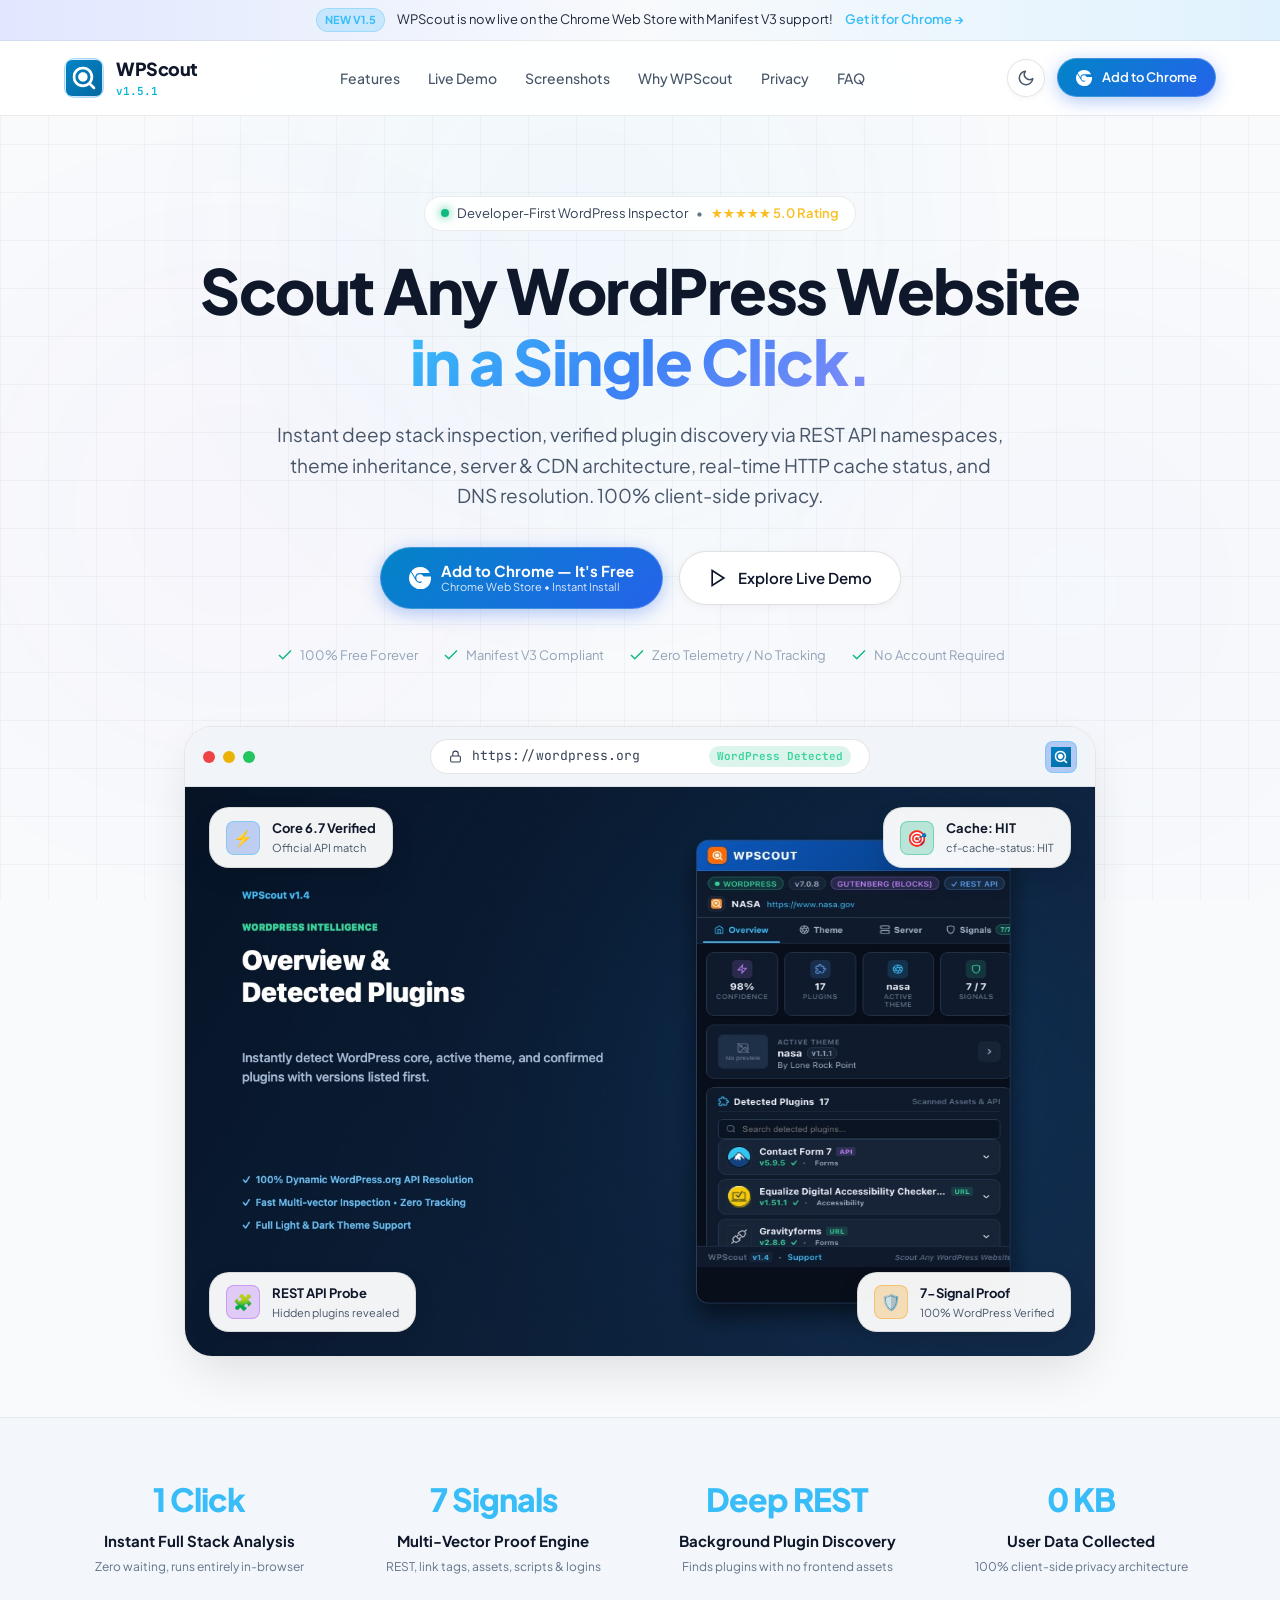
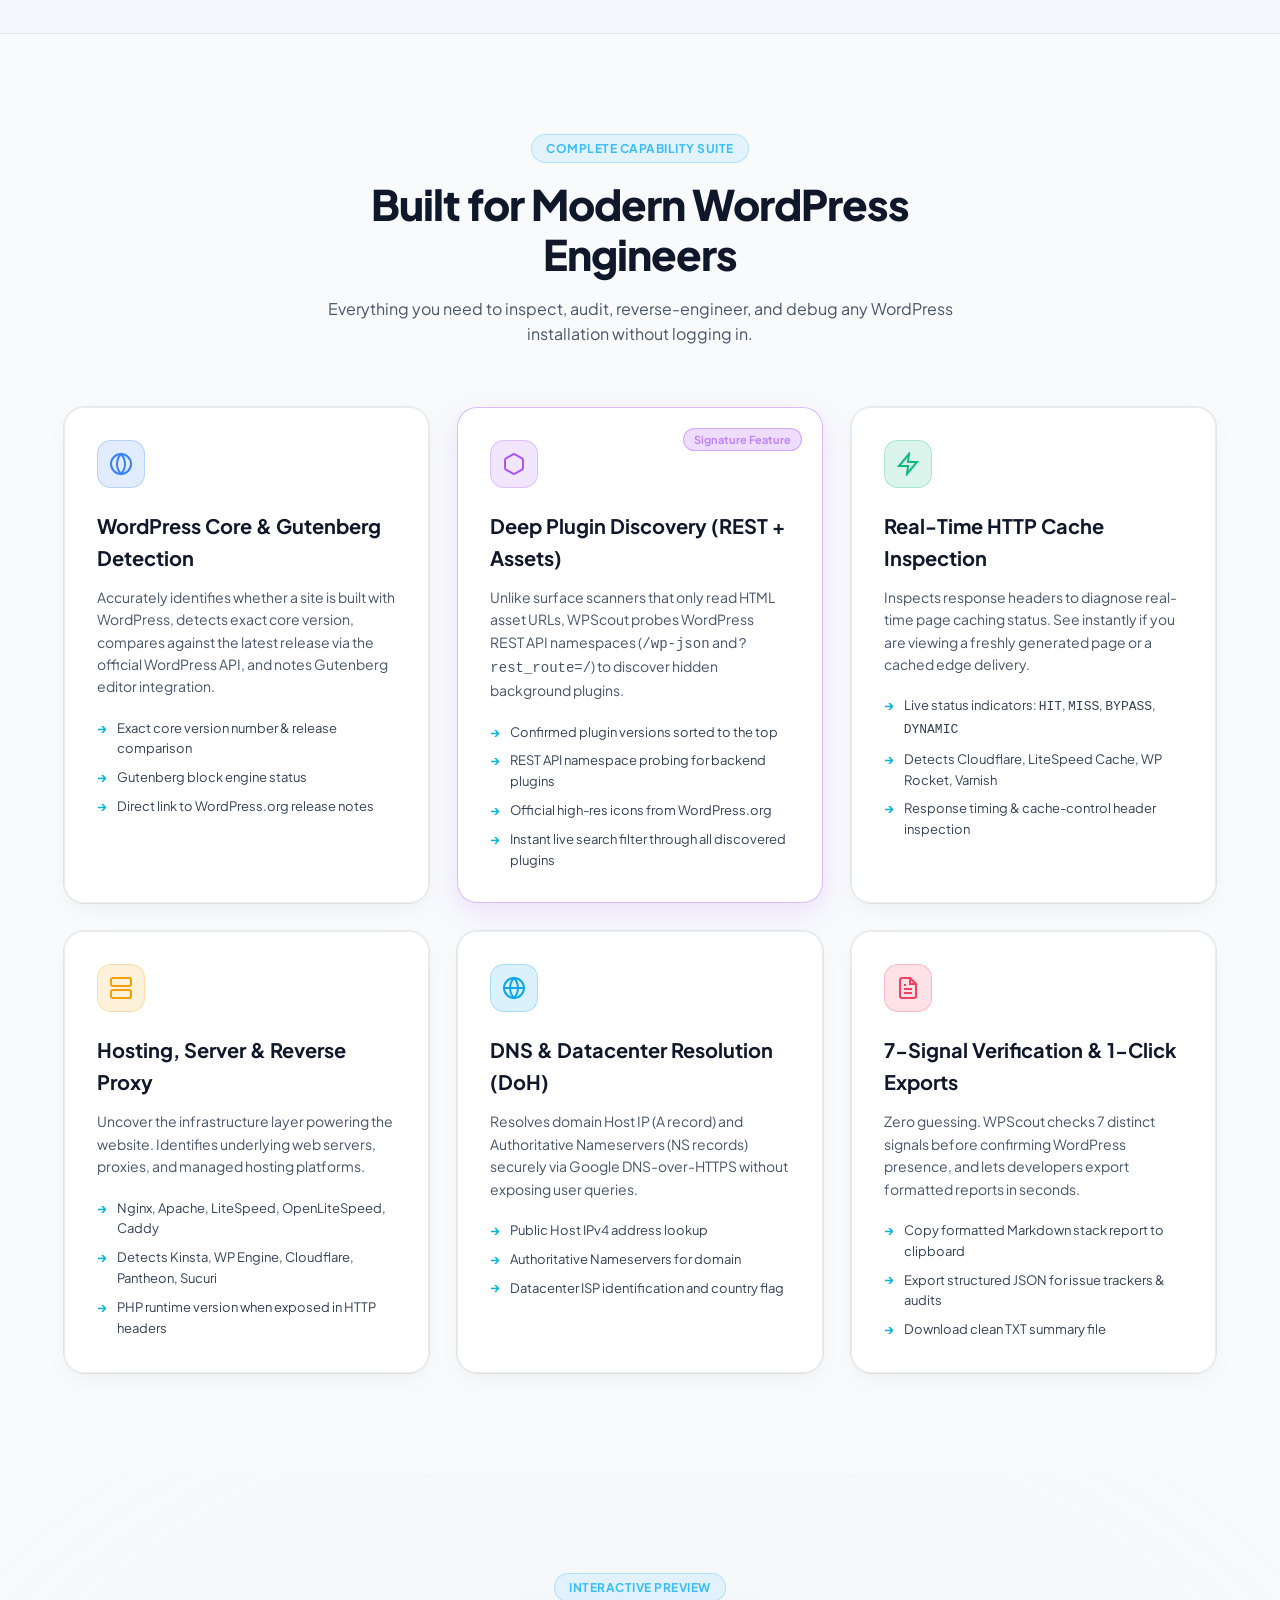
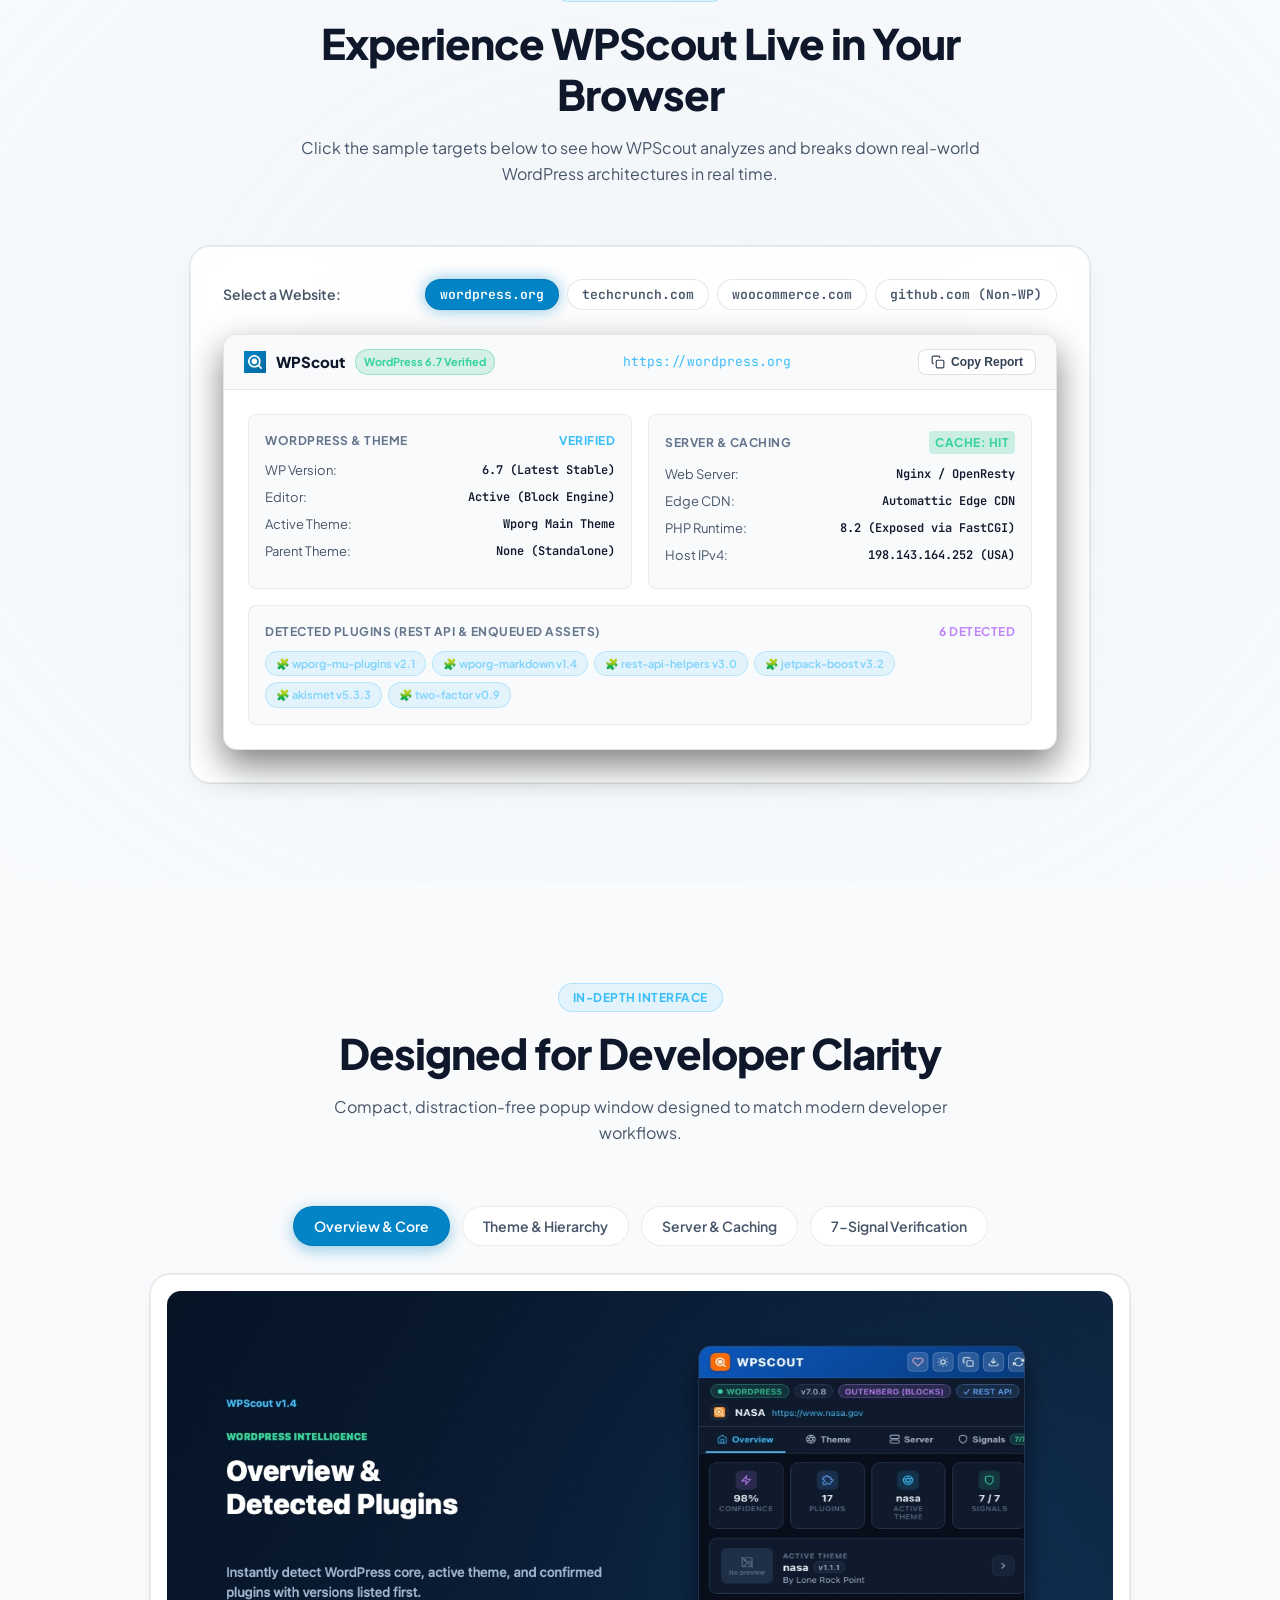
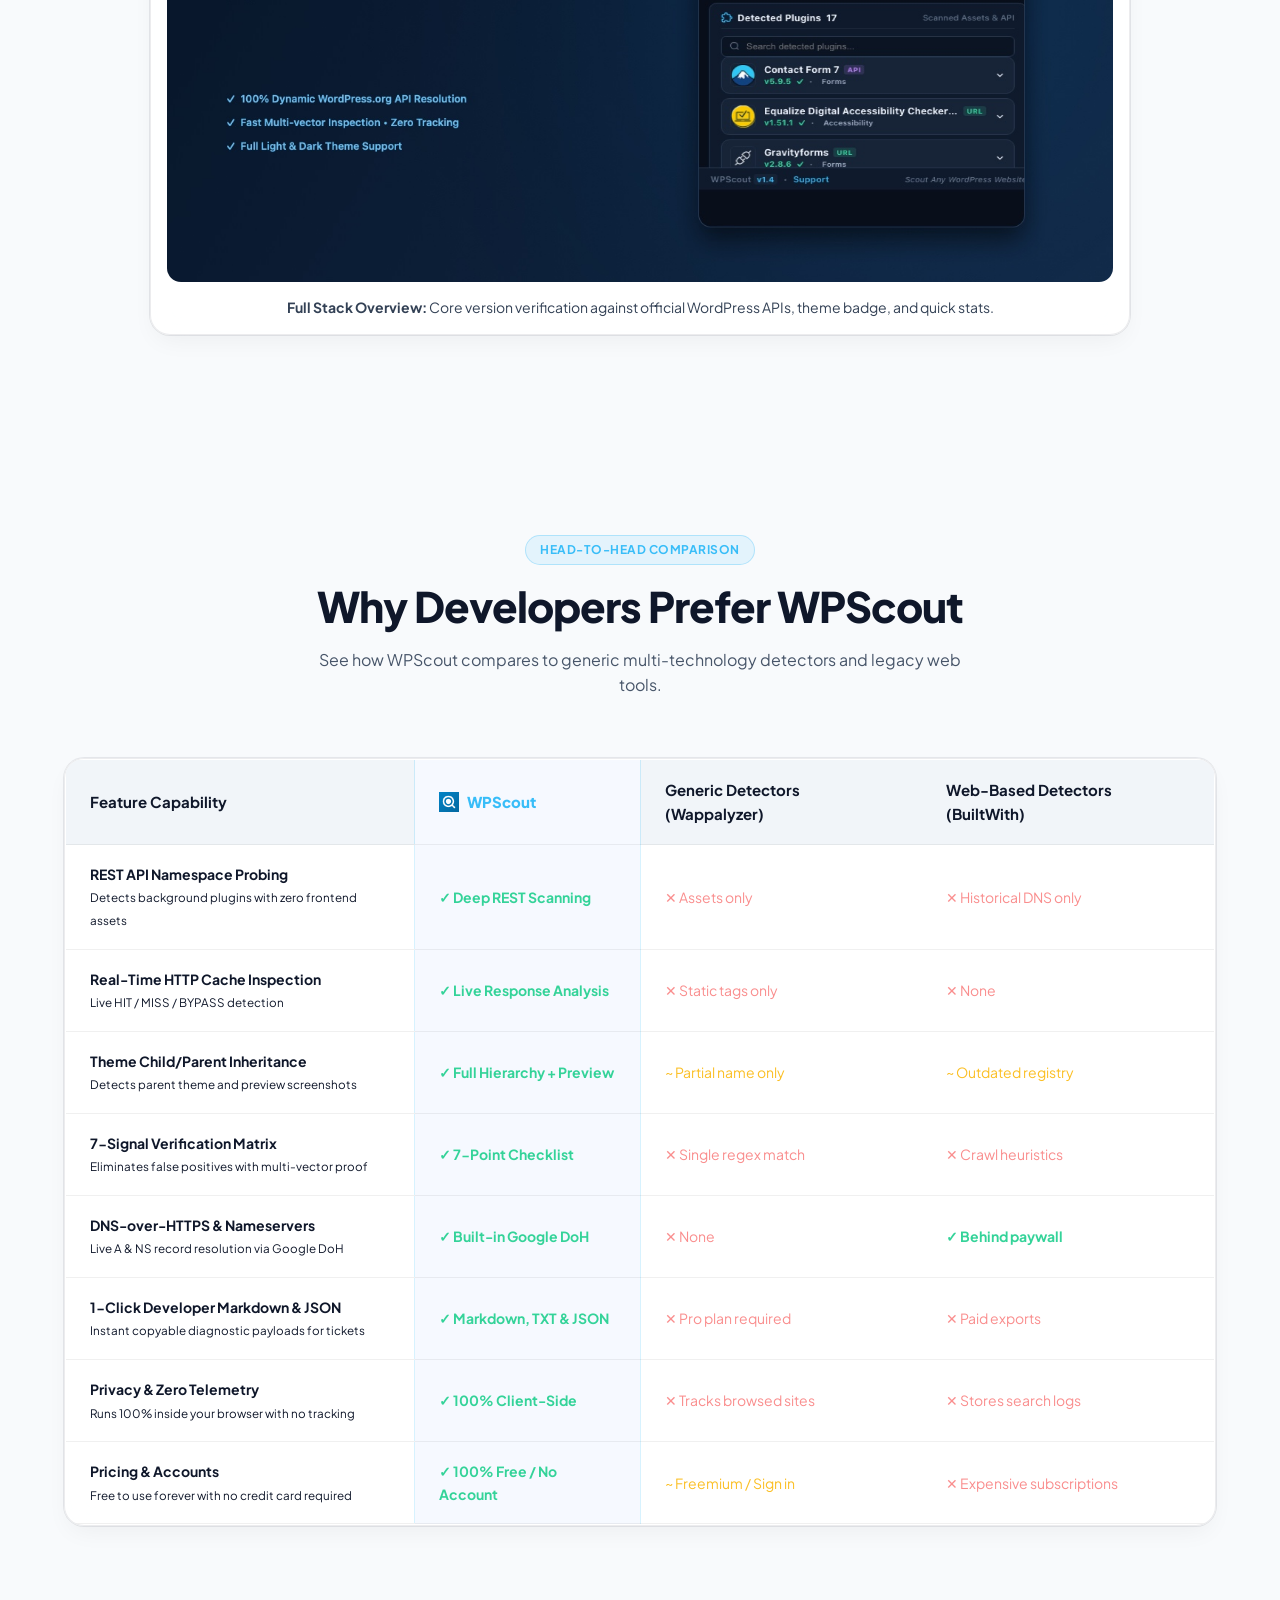
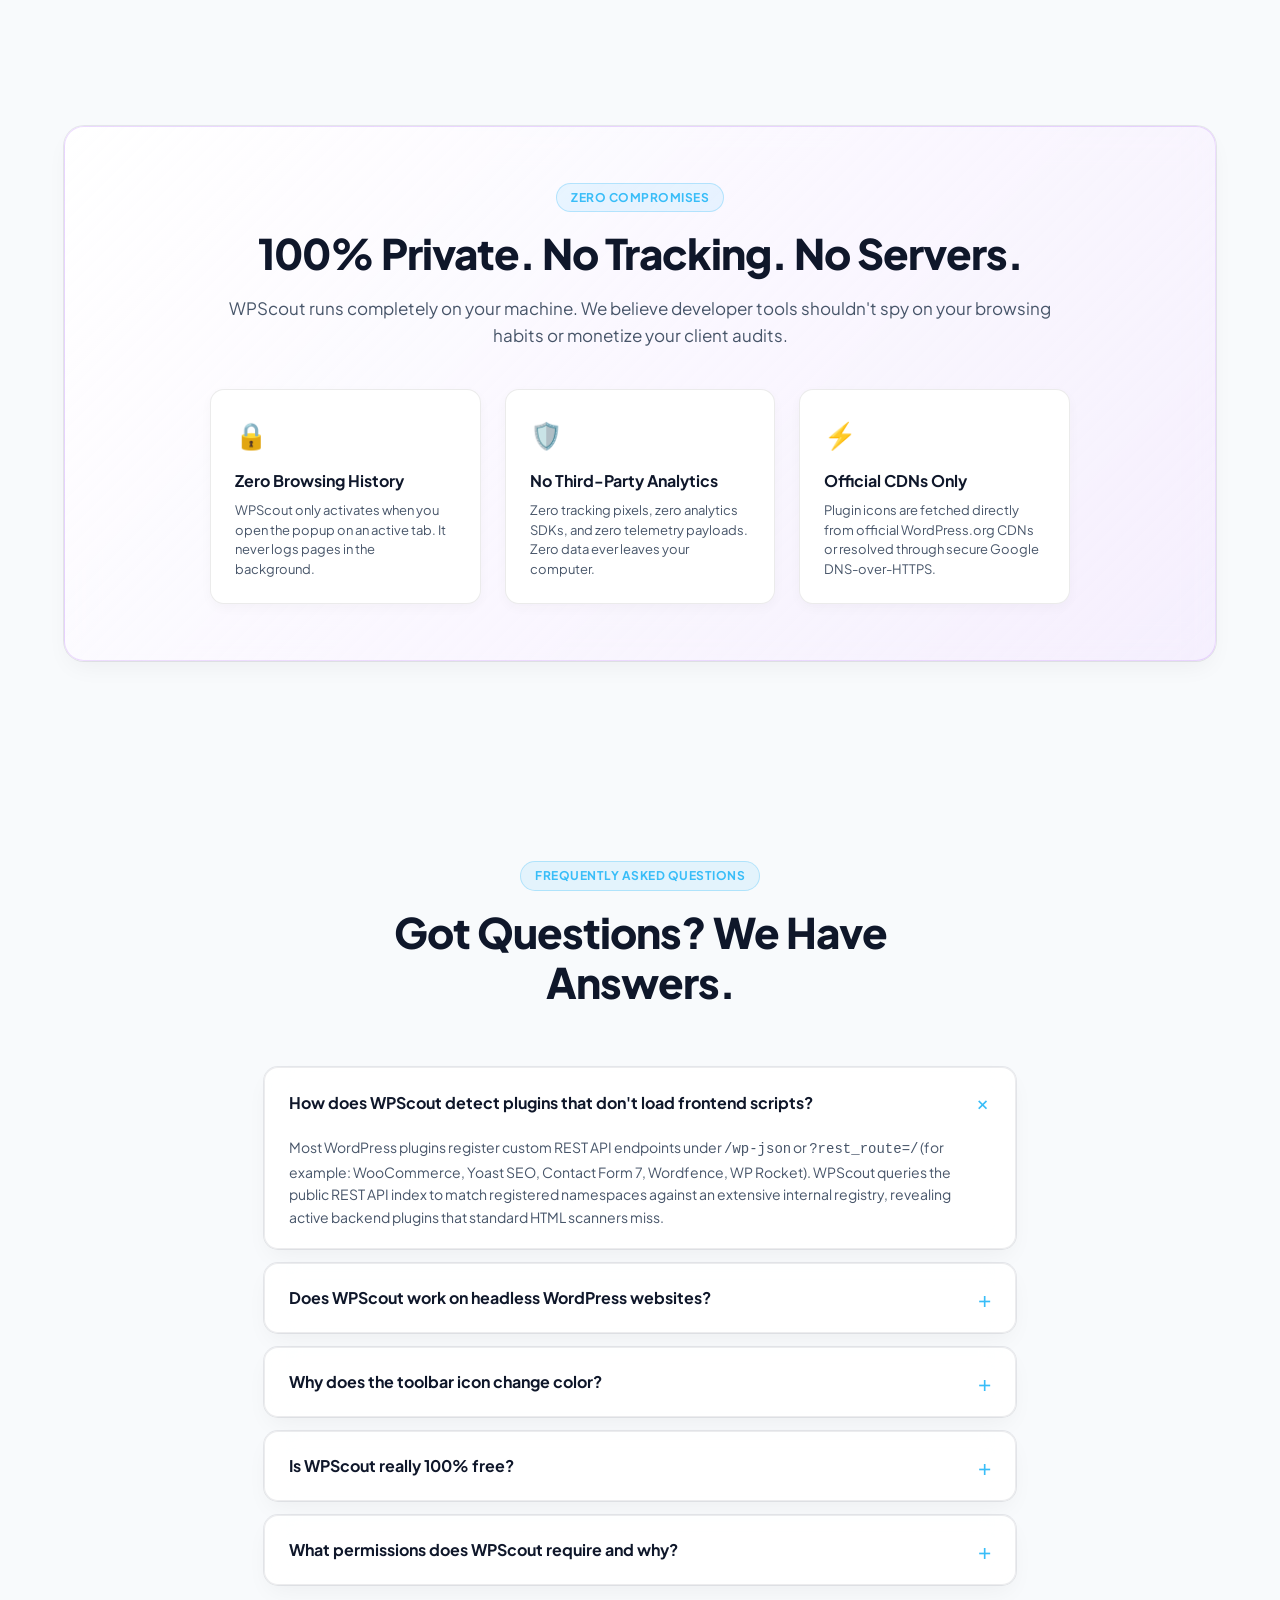
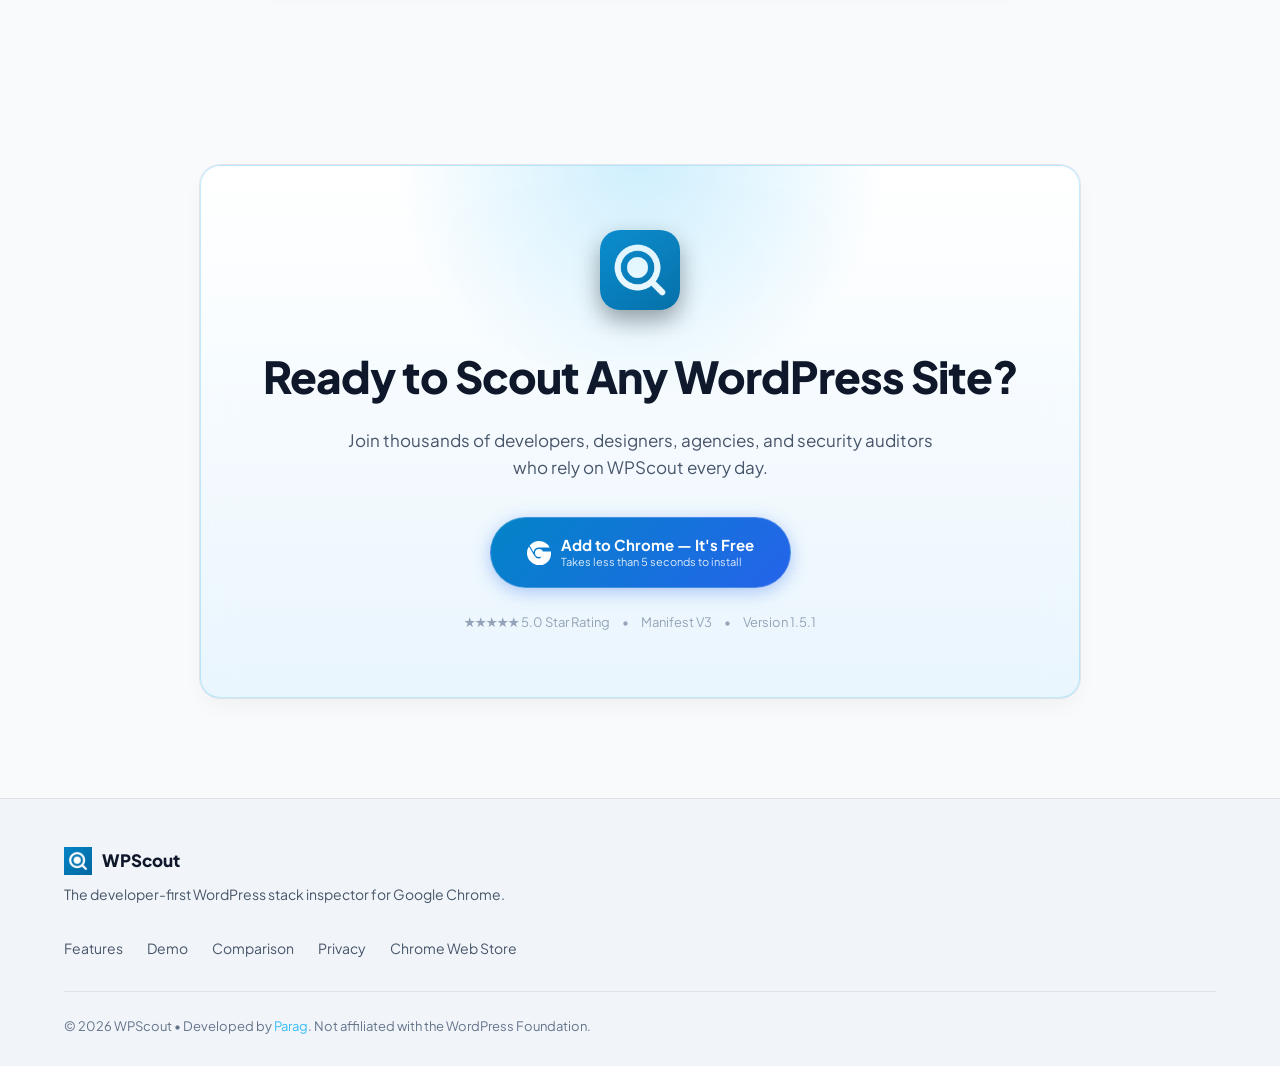
<file: website/index.html>
<!DOCTYPE html>
<html lang="en">
<head>
  <meta charset="UTF-8">
  <meta name="viewport" content="width=device-width, initial-scale=1.0">
  <title>WPScout — Scout Any WordPress Website in Seconds | Chrome Extension</title>
  <meta name="description" content="Detect WordPress versions, active themes, hidden plugins via REST API, server technologies, real-time HTTP cache status, and DNS records with a single click.">
  <meta name="keywords" content="WordPress detector, WP theme detector, WP plugin detector, WordPress stack inspector, Chrome extension, WordPress developer tools, WPScout">
  
  <!-- Open Graph / Social Meta -->
  <meta property="og:type" content="website">
  <meta property="og:url" content="https://parag.xyz/WPScout/">
  <meta property="og:title" content="WPScout — Scout Any WordPress Website in Seconds">
  <meta property="og:description" content="The modern developer-first Chrome extension for deep WordPress stack inspection, plugin discovery, server diagnostics, and real-time caching analysis.">
  <meta property="og:image" content="https://parag.xyz/WPScout/images/promo-marquee.jpg">

  <!-- Twitter Meta -->
  <meta name="twitter:card" content="summary_large_image">
  <meta name="twitter:title" content="WPScout — Scout Any WordPress Website in Seconds">
  <meta name="twitter:description" content="Instant WordPress core version, theme inheritance, REST API plugins discovery, HTTP cache headers, and DNS diagnostics.">
  <meta name="twitter:image" content="https://parag.xyz/WPScout/images/promo-marquee.jpg">

  <!-- Favicon -->
  <link rel="icon" type="image/png" href="images/favicon.png">
  <link rel="apple-touch-icon" href="images/icon-128.png">

  <!-- Fonts -->
  <link rel="preconnect" href="https://fonts.googleapis.com">
  <link rel="preconnect" href="https://fonts.gstatic.com" crossorigin>
  <link href="https://fonts.googleapis.com/css2?family=Plus+Jakarta+Sans:wght@400;500;600;700;800&family=JetBrains+Mono:wght@400;500;600&display=swap" rel="stylesheet">

  <link rel="stylesheet" href="style.css">

  <!-- Early Theme Init to avoid FOUC -->
  <script>
    (function() {
      try {
        const saved = localStorage.getItem('wpscout-theme');
        if (saved) {
          document.documentElement.setAttribute('data-theme', saved);
        } else if (window.matchMedia && window.matchMedia('(prefers-color-scheme: light)').matches) {
          document.documentElement.setAttribute('data-theme', 'light');
        }
      } catch (e) {}
    })();
  </script>
</head>
<body>
  <!-- Background Glow & Grid -->
  <div class="bg-mesh">
    <div class="glow glow-1"></div>
    <div class="glow glow-2"></div>
    <div class="glow glow-3"></div>
  </div>
  <div class="grid-overlay"></div>

  <!-- Announcement Bar -->
  <aside class="announcement-bar">
    <div class="container announcement-inner">
      <span class="badge-pill">New v1.5</span>
      <span class="announcement-text">WPScout is now live on the Chrome Web Store with Manifest V3 support!</span>
      <a href="https://chromewebstore.google.com/detail/pnfcaepdbhbioeplilbgliegcnclpake?utm_source=parag.xyz" target="_blank" rel="noopener noreferrer" class="announcement-link">
        Get it for Chrome &rarr;
      </a>
    </div>
  </aside>

  <!-- Navigation -->
  <header class="site-header">
    <div class="container header-inner">
      <a href="#" class="brand-link">
        <div class="brand-icon-box">
          <img src="images/icon-128.png" alt="WPScout Logo" class="brand-logo" width="36" height="36">
        </div>
        <div class="brand-text">
          <span class="brand-name">WPScout</span>
          <span class="brand-version">v1.5.1</span>
        </div>
      </a>

      <nav class="nav-links">
        <a href="#features">Features</a>
        <a href="#demo">Live Demo</a>
        <a href="#screenshots">Screenshots</a>
        <a href="#comparison">Why WPScout</a>
        <a href="#privacy">Privacy</a>
        <a href="#faq">FAQ</a>
      </nav>

      <div class="header-actions">
        <!-- Theme Toggle Button -->
        <button id="theme-toggle-btn" class="theme-toggle-btn" aria-label="Toggle light and dark mode" title="Toggle theme">
          <!-- Sun Icon (visible in dark mode) -->
          <svg class="theme-icon-sun" width="18" height="18" viewBox="0 0 24 24" fill="none" stroke="currentColor" stroke-width="2" stroke-linecap="round" stroke-linejoin="round">
            <circle cx="12" cy="12" r="5"></circle>
            <line x1="12" y1="1" x2="12" y2="3"></line>
            <line x1="12" y1="21" x2="12" y2="23"></line>
            <line x1="4.22" y1="4.22" x2="5.64" y2="5.64"></line>
            <line x1="18.36" y1="18.36" x2="19.78" y2="19.78"></line>
            <line x1="1" y1="12" x2="3" y2="12"></line>
            <line x1="21" y1="12" x2="23" y2="12"></line>
            <line x1="4.22" y1="19.78" x2="5.64" y2="18.36"></line>
            <line x1="18.36" y1="5.64" x2="19.78" y2="4.22"></line>
          </svg>
          <!-- Moon Icon (visible in light mode) -->
          <svg class="theme-icon-moon" width="18" height="18" viewBox="0 0 24 24" fill="none" stroke="currentColor" stroke-width="2" stroke-linecap="round" stroke-linejoin="round">
            <path d="M21 12.79A9 9 0 1 1 11.21 3 7 7 0 0 0 21 12.79z"></path>
          </svg>
        </button>

        <a href="https://chromewebstore.google.com/detail/pnfcaepdbhbioeplilbgliegcnclpake?utm_source=parag.xyz" target="_blank" rel="noopener noreferrer" class="btn btn-primary btn-sm">
          <svg class="btn-icon" viewBox="0 0 24 24" fill="currentColor" width="16" height="16">
            <path d="M12 0C8.21 0 4.831 1.757 2.632 4.501l3.953 6.848A5.454 5.454 0 0 1 12 6.545h10.691A12 12 0 0 0 12 0zM1.931 5.47A11.943 11.943 0 0 0 0 12c0 6.012 4.42 10.991 10.189 11.864l3.953-6.847a5.45 5.45 0 0 1-6.892-2.482L1.931 5.47zm13.116 6.53a5.454 5.454 0 0 1-1.393 4.545L8.337 24A11.996 11.996 0 0 0 24 12c0-.528-.035-1.047-.1-1.556h-8.853c0 .524 0 1.056 0 1.556zM12 16a4 4 0 1 0 0-8 4 4 0 0 0 0 8z"/>
          </svg>
          <span>Add to Chrome</span>
        </a>
      </div>
    </div>
  </header>

  <!-- Hero Section -->
  <section class="hero-section">
    <div class="container hero-inner">
      <div class="hero-badge">
        <span class="pulse-dot"></span>
        <span>Developer-First WordPress Inspector</span>
        <span class="badge-separator">•</span>
        <span class="star-rating">★★★★★ 5.0 Rating</span>
      </div>

      <h1 class="hero-title">
        Scout Any WordPress Website <br>
        <span class="gradient-text">in a Single Click.</span>
      </h1>

      <p class="hero-subtitle">
        Instant deep stack inspection, verified plugin discovery via REST API namespaces, theme inheritance, server & CDN architecture, real-time HTTP cache status, and DNS resolution. 100% client-side privacy.
      </p>

      <div class="hero-cta-group">
        <a href="https://chromewebstore.google.com/detail/pnfcaepdbhbioeplilbgliegcnclpake?utm_source=parag.xyz" target="_blank" rel="noopener noreferrer" class="btn btn-primary btn-lg pulse-glow">
          <svg class="btn-icon" viewBox="0 0 24 24" fill="currentColor" width="22" height="22">
            <path d="M12 0C8.21 0 4.831 1.757 2.632 4.501l3.953 6.848A5.454 5.454 0 0 1 12 6.545h10.691A12 12 0 0 0 12 0zM1.931 5.47A11.943 11.943 0 0 0 0 12c0 6.012 4.42 10.991 10.189 11.864l3.953-6.847a5.45 5.45 0 0 1-6.892-2.482L1.931 5.47zm13.116 6.53a5.454 5.454 0 0 1-1.393 4.545L8.337 24A11.996 11.996 0 0 0 24 12c0-.528-.035-1.047-.1-1.556h-8.853c0 .524 0 1.056 0 1.556zM12 16a4 4 0 1 0 0-8 4 4 0 0 0 0 8z"/>
          </svg>
          <div class="btn-text-wrap">
            <span class="btn-main-text">Add to Chrome — It's Free</span>
            <span class="btn-sub-text">Chrome Web Store • Instant Install</span>
          </div>
        </a>

        <a href="#demo" class="btn btn-secondary btn-lg">
          <svg class="btn-icon" viewBox="0 0 24 24" fill="none" stroke="currentColor" stroke-width="2" width="20" height="20">
            <polygon points="5 3 19 12 5 21 5 3"></polygon>
          </svg>
          <span>Explore Live Demo</span>
        </a>
      </div>

      <!-- Quick Trust Badges -->
      <div class="hero-trust-row">
        <div class="trust-item">
          <svg width="18" height="18" viewBox="0 0 24 24" fill="none" stroke="#10b981" stroke-width="2"><polyline points="20 6 9 17 4 12"/></svg>
          <span>100% Free Forever</span>
        </div>
        <div class="trust-item">
          <svg width="18" height="18" viewBox="0 0 24 24" fill="none" stroke="#10b981" stroke-width="2"><polyline points="20 6 9 17 4 12"/></svg>
          <span>Manifest V3 Compliant</span>
        </div>
        <div class="trust-item">
          <svg width="18" height="18" viewBox="0 0 24 24" fill="none" stroke="#10b981" stroke-width="2"><polyline points="20 6 9 17 4 12"/></svg>
          <span>Zero Telemetry / No Tracking</span>
        </div>
        <div class="trust-item">
          <svg width="18" height="18" viewBox="0 0 24 24" fill="none" stroke="#10b981" stroke-width="2"><polyline points="20 6 9 17 4 12"/></svg>
          <span>No Account Required</span>
        </div>
      </div>

      <!-- Hero Visual Showcase -->
      <div class="hero-visual-frame">
        <div class="browser-chrome-bar">
          <div class="traffic-lights">
            <span class="light red"></span>
            <span class="light yellow"></span>
            <span class="light green"></span>
          </div>
          <div class="mock-address-bar">
            <svg class="lock-icon" width="13" height="13" viewBox="0 0 24 24" fill="none" stroke="currentColor" stroke-width="2"><rect x="3" y="11" width="18" height="11" rx="2" ry="2"></rect><path d="M7 11V7a5 5 0 0 1 10 0v4"></path></svg>
            <span class="mock-url">https://wordpress.org</span>
            <span class="mock-badge">WordPress Detected</span>
          </div>
          <div class="browser-actions">
            <span class="ext-icon-active" title="WPScout Active on WordPress Site">
              <img src="images/icon-128.png" alt="WPScout" width="20" height="20">
            </span>
          </div>
        </div>

        <div class="hero-image-wrap">
          <img src="images/screenshot-overview.jpg" alt="WPScout Extension Popup Interface" class="hero-image" loading="eager" width="1280" height="800">
          
          <!-- Floating Feature Badges -->
          <div class="floating-badge badge-top-left glass-card">
            <div class="fb-icon bg-blue">⚡</div>
            <div class="fb-content">
              <strong>Core 6.7 Verified</strong>
              <span>Official API match</span>
            </div>
          </div>

          <div class="floating-badge badge-top-right glass-card">
            <div class="fb-icon bg-emerald">🎯</div>
            <div class="fb-content">
              <strong>Cache: HIT</strong>
              <span>cf-cache-status: HIT</span>
            </div>
          </div>

          <div class="floating-badge badge-bottom-left glass-card">
            <div class="fb-icon bg-purple">🧩</div>
            <div class="fb-content">
              <strong>REST API Probe</strong>
              <span>Hidden plugins revealed</span>
            </div>
          </div>

          <div class="floating-badge badge-bottom-right glass-card">
            <div class="fb-icon bg-amber">🛡️</div>
            <div class="fb-content">
              <strong>7-Signal Proof</strong>
              <span>100% WordPress Verified</span>
            </div>
          </div>
        </div>
      </div>
    </div>
  </section>

  <!-- Metrics / Proof Bar -->
  <section class="stats-section">
    <div class="container stats-grid">
      <div class="stat-card">
        <div class="stat-num">1 Click</div>
        <div class="stat-label">Instant Full Stack Analysis</div>
        <div class="stat-sub">Zero waiting, runs entirely in-browser</div>
      </div>
      <div class="stat-card">
        <div class="stat-num">7 Signals</div>
        <div class="stat-label">Multi-Vector Proof Engine</div>
        <div class="stat-sub">REST, link tags, assets, scripts & logins</div>
      </div>
      <div class="stat-card">
        <div class="stat-num">Deep REST</div>
        <div class="stat-label">Background Plugin Discovery</div>
        <div class="stat-sub">Finds plugins with no frontend assets</div>
      </div>
      <div class="stat-card">
        <div class="stat-num">0 KB</div>
        <div class="stat-label">User Data Collected</div>
        <div class="stat-sub">100% client-side privacy architecture</div>
      </div>
    </div>
  </section>

  <!-- Features Grid -->
  <section id="features" class="section">
    <div class="container">
      <div class="section-header text-center">
        <div class="section-pill">Complete Capability Suite</div>
        <h2 class="section-title">Built for Modern WordPress Engineers</h2>
        <p class="section-subtitle">
          Everything you need to inspect, audit, reverse-engineer, and debug any WordPress installation without logging in.
        </p>
      </div>

      <div class="features-grid">
        <!-- Feature 1 -->
        <div class="feature-card glass-card">
          <div class="feature-icon bg-blue-subtle">
            <svg width="24" height="24" viewBox="0 0 24 24" fill="none" stroke="#3b82f6" stroke-width="2"><circle cx="12" cy="12" r="10"/><path d="M12 2a15.3 15.3 0 0 1 4 10 15.3 15.3 0 0 1-4 10 15.3 15.3 0 0 1-4-10 15.3 15.3 0 0 1 4-10z"/></svg>
          </div>
          <h3 class="feature-heading">WordPress Core & Gutenberg Detection</h3>
          <p class="feature-desc">
            Accurately identifies whether a site is built with WordPress, detects exact core version, compares against the latest release via the official WordPress API, and notes Gutenberg editor integration.
          </p>
          <ul class="feature-bullets">
            <li>Exact core version number & release comparison</li>
            <li>Gutenberg block engine status</li>
            <li>Direct link to WordPress.org release notes</li>
          </ul>
        </div>

        <!-- Feature 2 -->
        <div class="feature-card glass-card featured-glow">
          <div class="feature-icon bg-purple-subtle">
            <svg width="24" height="24" viewBox="0 0 24 24" fill="none" stroke="#a855f7" stroke-width="2"><path d="M21 16V8a2 2 0 0 0-1-1.73l-7-4a2 2 0 0 0-2 0l-7 4A2 2 0 0 0 3 8v8a2 2 0 0 0 1 1.73l7 4a2 2 0 0 0 2 0l7-4A2 2 0 0 0 21 16z"/></svg>
          </div>
          <div class="badge-flag">Signature Feature</div>
          <h3 class="feature-heading">Deep Plugin Discovery (REST + Assets)</h3>
          <p class="feature-desc">
            Unlike surface scanners that only read HTML asset URLs, WPScout probes WordPress REST API namespaces (<code>/wp-json</code> and <code>?rest_route=/</code>) to discover hidden background plugins.
          </p>
          <ul class="feature-bullets">
            <li>Confirmed plugin versions sorted to the top</li>
            <li>REST API namespace probing for backend plugins</li>
            <li>Official high-res icons from WordPress.org</li>
            <li>Instant live search filter through all discovered plugins</li>
          </ul>
        </div>

        <!-- Feature 3 -->
        <div class="feature-card glass-card">
          <div class="feature-icon bg-emerald-subtle">
            <svg width="24" height="24" viewBox="0 0 24 24" fill="none" stroke="#10b981" stroke-width="2"><polygon points="13 2 3 14 12 14 11 22 21 10 12 10 13 2"/></svg>
          </div>
          <h3 class="feature-heading">Real-Time HTTP Cache Inspection</h3>
          <p class="feature-desc">
            Inspects response headers to diagnose real-time page caching status. See instantly if you are viewing a freshly generated page or a cached edge delivery.
          </p>
          <ul class="feature-bullets">
            <li>Live status indicators: <code>HIT</code>, <code>MISS</code>, <code>BYPASS</code>, <code>DYNAMIC</code></li>
            <li>Detects Cloudflare, LiteSpeed Cache, WP Rocket, Varnish</li>
            <li>Response timing & cache-control header inspection</li>
          </ul>
        </div>

        <!-- Feature 4 -->
        <div class="feature-card glass-card">
          <div class="feature-icon bg-amber-subtle">
            <svg width="24" height="24" viewBox="0 0 24 24" fill="none" stroke="#f59e0b" stroke-width="2"><rect x="2" y="2" width="20" height="8" rx="2" ry="2"/><rect x="2" y="14" width="20" height="8" rx="2" ry="2"/><line x1="6" y1="6" x2="6.01" y2="6"/><line x1="6" y1="18" x2="6.01" y2="18"/></svg>
          </div>
          <h3 class="feature-heading">Hosting, Server & Reverse Proxy</h3>
          <p class="feature-desc">
            Uncover the infrastructure layer powering the website. Identifies underlying web servers, proxies, and managed hosting platforms.
          </p>
          <ul class="feature-bullets">
            <li>Nginx, Apache, LiteSpeed, OpenLiteSpeed, Caddy</li>
            <li>Detects Kinsta, WP Engine, Cloudflare, Pantheon, Sucuri</li>
            <li>PHP runtime version when exposed in HTTP headers</li>
          </ul>
        </div>

        <!-- Feature 5 -->
        <div class="feature-card glass-card">
          <div class="feature-icon bg-sky-subtle">
            <svg width="24" height="24" viewBox="0 0 24 24" fill="none" stroke="#0ea5e9" stroke-width="2"><circle cx="12" cy="12" r="10"/><line x1="2" y1="12" x2="22" y2="12"/><path d="M12 2a15.3 15.3 0 0 1 4 10 15.3 15.3 0 0 1-4 10 15.3 15.3 0 0 1-4-10 15.3 15.3 0 0 1 4-10z"/></svg>
          </div>
          <h3 class="feature-heading">DNS & Datacenter Resolution (DoH)</h3>
          <p class="feature-desc">
            Resolves domain Host IP (A record) and Authoritative Nameservers (NS records) securely via Google DNS-over-HTTPS without exposing user queries.
          </p>
          <ul class="feature-bullets">
            <li>Public Host IPv4 address lookup</li>
            <li>Authoritative Nameservers for domain</li>
            <li>Datacenter ISP identification and country flag</li>
          </ul>
        </div>

        <!-- Feature 6 -->
        <div class="feature-card glass-card">
          <div class="feature-icon bg-rose-subtle">
            <svg width="24" height="24" viewBox="0 0 24 24" fill="none" stroke="#f43f5e" stroke-width="2"><path d="M14 2H6a2 2 0 0 0-2 2v16a2 2 0 0 0 2 2h12a2 2 0 0 0 2-2V8z"/><polyline points="14 2 14 8 20 8"/><line x1="16" y1="13" x2="8" y2="13"/><line x1="16" y1="17" x2="8" y2="17"/><polyline points="10 9 9 9 8 9"/></svg>
          </div>
          <h3 class="feature-heading">7-Signal Verification & 1-Click Exports</h3>
          <p class="feature-desc">
            Zero guessing. WPScout checks 7 distinct signals before confirming WordPress presence, and lets developers export formatted reports in seconds.
          </p>
          <ul class="feature-bullets">
            <li>Copy formatted Markdown stack report to clipboard</li>
            <li>Export structured JSON for issue trackers & audits</li>
            <li>Download clean TXT summary file</li>
          </ul>
        </div>
      </div>
    </div>
  </section>

  <!-- Interactive Demo Simulator Section -->
  <section id="demo" class="section demo-section">
    <div class="container">
      <div class="section-header text-center">
        <div class="section-pill">Interactive Preview</div>
        <h2 class="section-title">Experience WPScout Live in Your Browser</h2>
        <p class="section-subtitle">
          Click the sample targets below to see how WPScout analyzes and breaks down real-world WordPress architectures in real time.
        </p>
      </div>

      <!-- Demo Container -->
      <div class="demo-wrapper glass-card">
        <!-- Demo Controls -->
        <div class="demo-controls">
          <span class="demo-label">Select a Website:</span>
          <div class="demo-buttons">
            <button class="demo-btn active" data-target="wordpress">wordpress.org</button>
            <button class="demo-btn" data-target="techcrunch">techcrunch.com</button>
            <button class="demo-btn" data-target="woocommerce">woocommerce.com</button>
            <button class="demo-btn" data-target="nonwp">github.com (Non-WP)</button>
          </div>
        </div>

        <!-- Simulated Inspector Window -->
        <div class="simulator-window">
          <div class="sim-header">
            <div class="sim-brand">
              <img src="images/icon-128.png" alt="WPScout" width="22" height="22">
              <span class="sim-title">WPScout</span>
              <span id="sim-status-pill" class="status-pill status-wp">WordPress Detected</span>
            </div>
            <div class="sim-url" id="sim-url-text">https://wordpress.org</div>
            <div class="sim-actions">
              <button class="sim-btn-copy" id="sim-copy-btn" title="Copy Markdown Report">
                <svg width="14" height="14" viewBox="0 0 24 24" fill="none" stroke="currentColor" stroke-width="2"><rect x="9" y="9" width="13" height="13" rx="2" ry="2"></rect><path d="M5 15H4a2 2 0 0 1-2-2V4a2 2 0 0 1 2-2h9a2 2 0 0 1 2 2v1"></path></svg>
                <span>Copy Report</span>
              </button>
            </div>
          </div>

          <!-- Simulator Body -->
          <div class="sim-body" id="sim-body-content">
            <!-- Dynamic Content Injected By JS -->
          </div>
        </div>
      </div>
    </div>
  </section>

  <!-- Screenshot Gallery Section -->
  <section id="screenshots" class="section">
    <div class="container">
      <div class="section-header text-center">
        <div class="section-pill">In-Depth Interface</div>
        <h2 class="section-title">Designed for Developer Clarity</h2>
        <p class="section-subtitle">
          Compact, distraction-free popup window designed to match modern developer workflows.
        </p>
      </div>

      <div class="gallery-tabs">
        <button class="gallery-tab-btn active" data-tab="overview">Overview & Core</button>
        <button class="gallery-tab-btn" data-tab="theme">Theme & Hierarchy</button>
        <button class="gallery-tab-btn" data-tab="server">Server & Caching</button>
        <button class="gallery-tab-btn" data-tab="signals">7-Signal Verification</button>
      </div>

      <div class="gallery-display glass-card">
        <div class="gallery-slide active" id="gallery-overview">
          <img src="images/screenshot-overview.jpg" alt="WPScout Overview Screen" loading="lazy" width="1280" height="800">
          <div class="gallery-caption">
            <strong>Full Stack Overview:</strong> Core version verification against official WordPress APIs, theme badge, and quick stats.
          </div>
        </div>
        <div class="gallery-slide" id="gallery-theme">
          <img src="images/screenshot-theme.jpg" alt="WPScout Theme Inspection Screen" loading="lazy" width="1280" height="800">
          <div class="gallery-caption">
            <strong>Theme & Child-Theme Hierarchy:</strong> Identifies active theme, author, 4:3 screenshot, and child-to-parent relationships.
          </div>
        </div>
        <div class="gallery-slide" id="gallery-server">
          <img src="images/screenshot-server.jpg" alt="WPScout Server & Caching Screen" loading="lazy" width="1280" height="800">
          <div class="gallery-caption">
            <strong>Server, Hosting & Live Cache:</strong> Detects reverse proxies, Nginx/LiteSpeed, live HTTP cache hit status, and Google DoH.
          </div>
        </div>
        <div class="gallery-slide" id="gallery-signals">
          <img src="images/screenshot-signals.jpg" alt="WPScout 7-Signal Verification Screen" loading="lazy" width="1280" height="800">
          <div class="gallery-caption">
            <strong>Multi-Vector 7-Signal Proof:</strong> Transparent verification matrix showing every evidence signal confirmed on the page.
          </div>
        </div>
      </div>
    </div>
  </section>

  <!-- Comparison Table Section -->
  <section id="comparison" class="section">
    <div class="container">
      <div class="section-header text-center">
        <div class="section-pill">Head-to-Head Comparison</div>
        <h2 class="section-title">Why Developers Prefer WPScout</h2>
        <p class="section-subtitle">
          See how WPScout compares to generic multi-technology detectors and legacy web tools.
        </p>
      </div>

      <div class="table-responsive glass-card">
        <table class="comparison-table">
          <thead>
            <tr>
              <th>Feature Capability</th>
              <th class="col-highlight">
                <div class="th-brand">
                  <img src="images/icon-128.png" alt="WPScout" width="20" height="20">
                  <span>WPScout</span>
                </div>
              </th>
              <th>Generic Detectors (Wappalyzer)</th>
              <th>Web-Based Detectors (BuiltWith)</th>
            </tr>
          </thead>
          <tbody>
            <tr>
              <td><strong>REST API Namespace Probing</strong><br><small>Detects background plugins with zero frontend assets</small></td>
              <td class="col-highlight"><span class="check-yes">✓ Deep REST Scanning</span></td>
              <td><span class="check-no">✕ Assets only</span></td>
              <td><span class="check-no">✕ Historical DNS only</span></td>
            </tr>
            <tr>
              <td><strong>Real-Time HTTP Cache Inspection</strong><br><small>Live HIT / MISS / BYPASS detection</small></td>
              <td class="col-highlight"><span class="check-yes">✓ Live Response Analysis</span></td>
              <td><span class="check-no">✕ Static tags only</span></td>
              <td><span class="check-no">✕ None</span></td>
            </tr>
            <tr>
              <td><strong>Theme Child/Parent Inheritance</strong><br><small>Detects parent theme and preview screenshots</small></td>
              <td class="col-highlight"><span class="check-yes">✓ Full Hierarchy + Preview</span></td>
              <td><span class="check-partial">~ Partial name only</span></td>
              <td><span class="check-partial">~ Outdated registry</span></td>
            </tr>
            <tr>
              <td><strong>7-Signal Verification Matrix</strong><br><small>Eliminates false positives with multi-vector proof</small></td>
              <td class="col-highlight"><span class="check-yes">✓ 7-Point Checklist</span></td>
              <td><span class="check-no">✕ Single regex match</span></td>
              <td><span class="check-no">✕ Crawl heuristics</span></td>
            </tr>
            <tr>
              <td><strong>DNS-over-HTTPS & Nameservers</strong><br><small>Live A & NS record resolution via Google DoH</small></td>
              <td class="col-highlight"><span class="check-yes">✓ Built-in Google DoH</span></td>
              <td><span class="check-no">✕ None</span></td>
              <td><span class="check-yes">✓ Behind paywall</span></td>
            </tr>
            <tr>
              <td><strong>1-Click Developer Markdown & JSON</strong><br><small>Instant copyable diagnostic payloads for tickets</small></td>
              <td class="col-highlight"><span class="check-yes">✓ Markdown, TXT & JSON</span></td>
              <td><span class="check-no">✕ Pro plan required</span></td>
              <td><span class="check-no">✕ Paid exports</span></td>
            </tr>
            <tr>
              <td><strong>Privacy & Zero Telemetry</strong><br><small>Runs 100% inside your browser with no tracking</small></td>
              <td class="col-highlight"><span class="check-yes">✓ 100% Client-Side</span></td>
              <td><span class="check-no">✕ Tracks browsed sites</span></td>
              <td><span class="check-no">✕ Stores search logs</span></td>
            </tr>
            <tr>
              <td><strong>Pricing & Accounts</strong><br><small>Free to use forever with no credit card required</small></td>
              <td class="col-highlight"><span class="check-yes">✓ 100% Free / No Account</span></td>
              <td><span class="check-partial">~ Freemium / Sign in</span></td>
              <td><span class="check-no">✕ Expensive subscriptions</span></td>
            </tr>
          </tbody>
        </table>
      </div>
    </div>
  </section>

  <!-- Privacy First Section -->
  <section id="privacy" class="section">
    <div class="container">
      <div class="privacy-box glass-card">
        <div class="privacy-content">
          <div class="section-pill">Zero Compromises</div>
          <h2 class="section-title">100% Private. No Tracking. No Servers.</h2>
          <p class="privacy-lead">
            WPScout runs completely on your machine. We believe developer tools shouldn't spy on your browsing habits or monetize your client audits.
          </p>
          <div class="privacy-features-grid">
            <div class="priv-card">
              <div class="priv-icon">🔒</div>
              <h4>Zero Browsing History</h4>
              <p>WPScout only activates when you open the popup on an active tab. It never logs pages in the background.</p>
            </div>
            <div class="priv-card">
              <div class="priv-icon">🛡️</div>
              <h4>No Third-Party Analytics</h4>
              <p>Zero tracking pixels, zero analytics SDKs, and zero telemetry payloads. Zero data ever leaves your computer.</p>
            </div>
            <div class="priv-card">
              <div class="priv-icon">⚡</div>
              <h4>Official CDNs Only</h4>
              <p>Plugin icons are fetched directly from official WordPress.org CDNs or resolved through secure Google DNS-over-HTTPS.</p>
            </div>
          </div>
        </div>
      </div>
    </div>
  </section>

  <!-- FAQ Section -->
  <section id="faq" class="section">
    <div class="container faq-container">
      <div class="section-header text-center">
        <div class="section-pill">Frequently Asked Questions</div>
        <h2 class="section-title">Got Questions? We Have Answers.</h2>
      </div>

      <div class="faq-list">
        <div class="faq-item glass-card active">
          <button class="faq-question">
            <span>How does WPScout detect plugins that don't load frontend scripts?</span>
            <span class="faq-toggle">+</span>
          </button>
          <div class="faq-answer">
            <p>
              Most WordPress plugins register custom REST API endpoints under <code>/wp-json</code> or <code>?rest_route=/</code> (for example: WooCommerce, Yoast SEO, Contact Form 7, Wordfence, WP Rocket). WPScout queries the public REST API index to match registered namespaces against an extensive internal registry, revealing active backend plugins that standard HTML scanners miss.
            </p>
          </div>
        </div>

        <div class="faq-item glass-card">
          <button class="faq-question">
            <span>Does WPScout work on headless WordPress websites?</span>
            <span class="faq-toggle">+</span>
          </button>
          <div class="faq-answer">
            <p>
              Yes! If the headless frontend exposes REST API Link headers, WordPress generator tags, or connects to standard WordPress REST endpoints, WPScout's multi-signal engine will verify the WordPress connection and inspect available services.
            </p>
          </div>
        </div>

        <div class="faq-item glass-card">
          <button class="faq-question">
            <span>Why does the toolbar icon change color?</span>
            <span class="faq-toggle">+</span>
          </button>
          <div class="faq-answer">
            <p>
              WPScout provides instant passive detection: the toolbar icon lights up in vibrant blue when the active tab is identified as a WordPress website, and remains subtly dimmed on non-WordPress sites, saving you from clicking unnecessarily.
            </p>
          </div>
        </div>

        <div class="faq-item glass-card">
          <button class="faq-question">
            <span>Is WPScout really 100% free?</span>
            <span class="faq-toggle">+</span>
          </button>
          <div class="faq-answer">
            <p>
              Yes, WPScout is completely free. There are no paid tiers, no subscription paywalls, no API token limits, and no registration requirements.
            </p>
          </div>
        </div>

        <div class="faq-item glass-card">
          <button class="faq-question">
            <span>What permissions does WPScout require and why?</span>
            <span class="faq-toggle">+</span>
          </button>
          <div class="faq-answer">
            <p>
              WPScout uses standard Manifest V3 permissions: <code>activeTab</code> and <code>scripting</code> to inspect loaded page assets only when you open the popup; <code>https://api.wordpress.org/*</code> to compare version numbers against the official release API; and <code>https://dns.google/*</code> to resolve A/NS records securely via DNS-over-HTTPS.
            </p>
          </div>
        </div>
      </div>
    </div>
  </section>

  <!-- Final CTA Section -->
  <section class="section cta-section">
    <div class="container text-center">
      <div class="cta-card glass-card">
        <div class="cta-glow"></div>
        <img src="images/icon-512.png" alt="WPScout Icon" class="cta-logo" width="80" height="80">
        <h2 class="cta-title">Ready to Scout Any WordPress Site?</h2>
        <p class="cta-subtitle">
          Join thousands of developers, designers, agencies, and security auditors who rely on WPScout every day.
        </p>
        <div class="cta-button-wrap">
          <a href="https://chromewebstore.google.com/detail/pnfcaepdbhbioeplilbgliegcnclpake?utm_source=parag.xyz" target="_blank" rel="noopener noreferrer" class="btn btn-primary btn-xl pulse-glow">
            <svg class="btn-icon" viewBox="0 0 24 24" fill="currentColor" width="24" height="24">
              <path d="M12 0C8.21 0 4.831 1.757 2.632 4.501l3.953 6.848A5.454 5.454 0 0 1 12 6.545h10.691A12 12 0 0 0 12 0zM1.931 5.47A11.943 11.943 0 0 0 0 12c0 6.012 4.42 10.991 10.189 11.864l3.953-6.847a5.45 5.45 0 0 1-6.892-2.482L1.931 5.47zm13.116 6.53a5.454 5.454 0 0 1-1.393 4.545L8.337 24A11.996 11.996 0 0 0 24 12c0-.528-.035-1.047-.1-1.556h-8.853c0 .524 0 1.056 0 1.556zM12 16a4 4 0 1 0 0-8 4 4 0 0 0 0 8z"/>
            </svg>
            <div class="btn-text-wrap">
              <span class="btn-main-text">Add to Chrome — It's Free</span>
              <span class="btn-sub-text">Takes less than 5 seconds to install</span>
            </div>
          </a>
        </div>
        <div class="cta-notes">
          <span>★★★★★ 5.0 Star Rating</span>
          <span>•</span>
          <span>Manifest V3</span>
          <span>•</span>
          <span>Version 1.5.1</span>
        </div>
      </div>
    </div>
  </section>

  <!-- Footer -->
  <footer class="site-footer">
    <div class="container footer-inner">
      <div class="footer-left">
        <div class="footer-brand">
          <img src="images/icon-128.png" alt="WPScout" width="28" height="28">
          <span class="footer-brand-title">WPScout</span>
        </div>
        <p class="footer-tagline">
          The developer-first WordPress stack inspector for Google Chrome.
        </p>
      </div>

      <div class="footer-links">
        <a href="#features">Features</a>
        <a href="#demo">Demo</a>
        <a href="#comparison">Comparison</a>
        <a href="#privacy">Privacy</a>
        <a href="https://chromewebstore.google.com/detail/pnfcaepdbhbioeplilbgliegcnclpake?utm_source=parag.xyz" target="_blank" rel="noopener noreferrer">Chrome Web Store</a>
      </div>

      <div class="footer-bottom">
        <p>&copy; 2026 WPScout &bull; Developed by <a href="https://parag.xyz" target="_blank" rel="noopener">Parag</a>. Not affiliated with the WordPress Foundation.</p>
      </div>
    </div>
  </footer>

  <script src="script.js"></script>
</body>
</html>
</file>
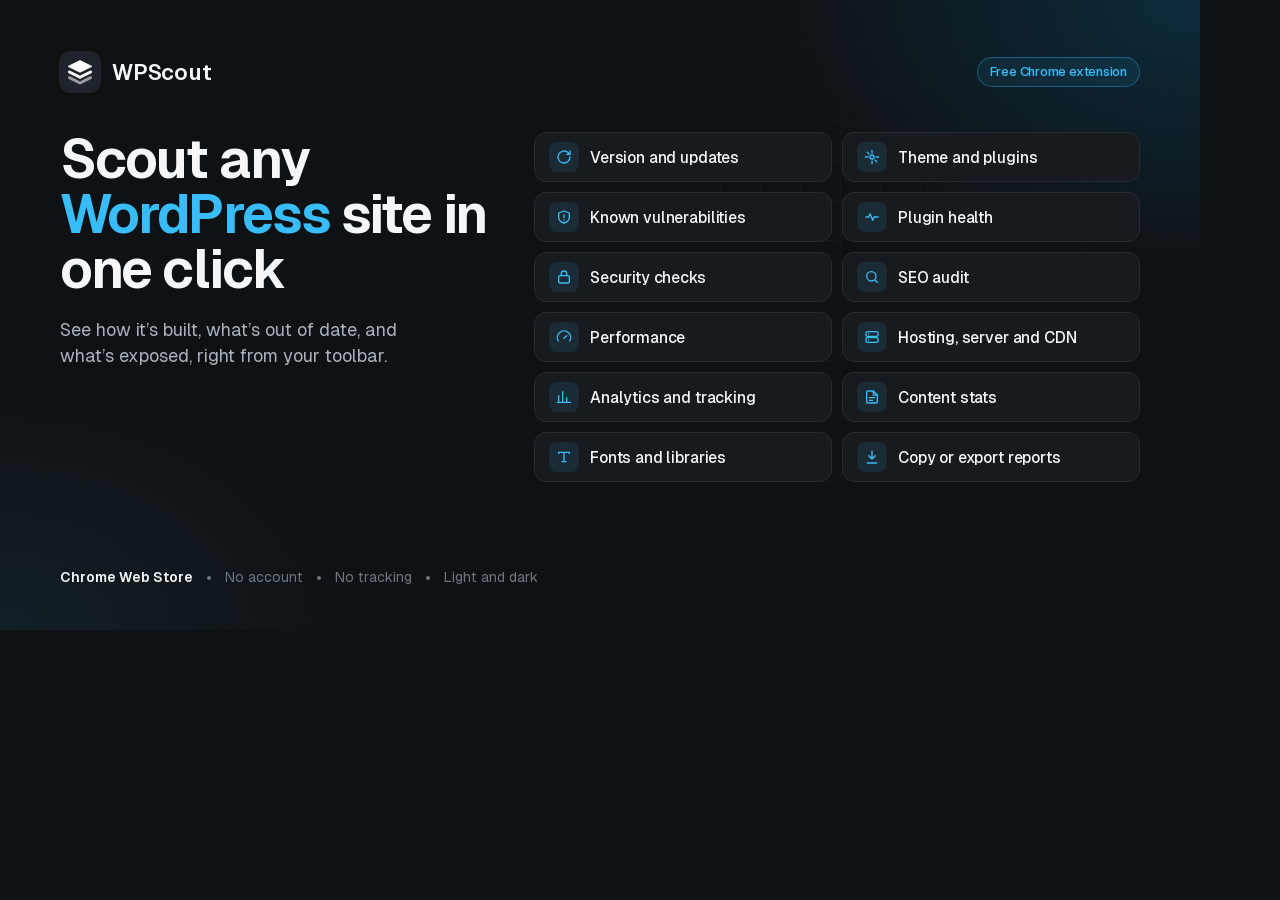
<file: store/source/social/banner.html>
<!doctype html>
<html lang="en">
<head>
<meta charset="utf-8">
<title>WPScout social banner</title>
<style>
@font-face { font-family: Geist; src: url(../../../popup/fonts/Geist-Variable.woff2) format("woff2"); font-weight: 100 900; }
@font-face { font-family: GeistMono; src: url(../../../popup/fonts/GeistMono-Variable.woff2) format("woff2"); font-weight: 100 900; }
:root { --bg: #0F1215; --card: #171B20; --line: #252B32; --ink: #F4F6F8; --ink2: #A9B2BC; --ink3: #6E7781; --blue: #38BDF8; --blue2: #0284C7; }
* { box-sizing: border-box; margin: 0; }
html, body { background: var(--bg); }
body { font-family: Geist, system-ui, sans-serif; color: var(--ink); -webkit-font-smoothing: antialiased; }
.c { position: relative; overflow: hidden; background: var(--bg); }
.c::before { content: ""; position: absolute; inset: 0; background:
  radial-gradient(600px 380px at 100% 0%, rgba(2,132,199,.22), transparent 70%),
  radial-gradient(500px 340px at 0% 100%, rgba(56,189,248,.08), transparent 70%); }
.c::after { content: ""; position: absolute; inset: 0; background-image: linear-gradient(var(--line) 1px, transparent 1px), linear-gradient(90deg, var(--line) 1px, transparent 1px); background-size: 40px 40px; opacity: .18; mask-image: radial-gradient(ellipse at 70% 30%, #000 10%, transparent 70%); }
.in { position: relative; z-index: 1; height: 100%; display: flex; flex-direction: column; }
.brand { display: flex; align-items: center; gap: 12px; font-weight: 600; letter-spacing: -.01em; }
.brand svg { display: block; border-radius: 10px; box-shadow: 0 0 0 1px rgba(255,255,255,.08); }
.pill { margin-left: auto; font-size: 13px; font-weight: 500; color: var(--blue); border: 1px solid rgba(56,189,248,.35); background: rgba(56,189,248,.08); padding: 6px 12px; border-radius: 999px; }
h1 { font-weight: 650; letter-spacing: -.035em; line-height: 1.02; }
h1 em { font-style: normal; color: var(--blue); }
.sub { color: var(--ink2); line-height: 1.45; text-wrap: balance; }
.grid { display: grid; gap: 10px; }
.f { display: flex; align-items: center; gap: 11px; background: var(--card); border: 1px solid var(--line); border-radius: 12px; padding: 0 14px; font-weight: 500; letter-spacing: -.01em; white-space: nowrap; }
.f i { flex: none; display: grid; place-items: center; border-radius: 8px; background: rgba(56,189,248,.1); color: var(--blue); }
.f i svg { display: block; }
.foot { display: flex; align-items: center; gap: 14px; color: var(--ink3); font-size: 14px; }
.foot b { color: var(--ink); font-weight: 600; }
.dot { width: 4px; height: 4px; border-radius: 50%; background: var(--ink3); }

/* 1200 × 630 */
.wide { width: 1200px; height: 630px; }
.wide .in { padding: 52px 60px 44px; }
.wide .brand { font-size: 22px; }
.wide .top { display: grid; grid-template-columns: 430px 1fr; gap: 44px; margin-top: 40px; flex: 1; }
.wide h1 { font-size: 54px; }
.wide .sub { font-size: 18px; margin-top: 20px; max-width: 400px; }
.wide .grid { grid-template-columns: 1fr 1fr; align-content: start; }
.wide .f { height: 50px; font-size: 15.5px; }
.wide .f i { width: 30px; height: 30px; }

/* 1080 × 1080 */
.sq { width: 1080px; height: 1080px; }
.sq .in { padding: 72px 76px 64px; }
.sq .brand { font-size: 26px; }
.sq h1 { font-size: 76px; margin-top: 64px; }
.sq .sub { font-size: 22px; margin-top: 22px; max-width: 760px; }
.sq .grid { grid-template-columns: 1fr 1fr; margin-top: 48px; gap: 12px; }
.sq .f { height: 64px; font-size: 20px; gap: 14px; padding: 0 18px; border-radius: 14px; }
.sq .f i { width: 38px; height: 38px; border-radius: 10px; }
.sq .f i svg { width: 20px; height: 20px; }
.sq .foot { margin-top: auto; font-size: 18px; }
.sq .pill { font-size: 16px; padding: 8px 16px; }
.wide .foot { margin-top: auto; }
</style>
</head>
<body>
<div id="root"></div>
<template id="logo"><svg width="40" height="40" viewBox="0 0 128 128"><rect width="128" height="128" rx="28" fill="#1E242B"/><g transform="translate(0 4)"><path d="M64 24 100 42 64 60 28 42Z" fill="#fff" stroke="#fff" stroke-width="4" stroke-linejoin="round"/><path d="M30 60 64 77 98 60" fill="none" stroke="#fff" stroke-width="9" stroke-linecap="round" stroke-linejoin="round"/><path d="M30 78 64 95 98 78" fill="none" stroke="rgba(255,255,255,.55)" stroke-width="9" stroke-linecap="round" stroke-linejoin="round"/></g></svg></template>
<script>
const I = (d) => `<svg width="16" height="16" viewBox="0 0 24 24" fill="none" stroke="currentColor" stroke-width="2" stroke-linecap="round" stroke-linejoin="round">${d}</svg>`;
const F = [
  ['Version and updates', I('<path d="M21 12a9 9 0 1 1-3-6.7L21 8"/><path d="M21 3v5h-5"/>')],
  ['Theme and plugins', I('<path d="M12 2v4M12 18v4M4.9 4.9l2.8 2.8M16.3 16.3l2.8 2.8M2 12h4M18 12h4"/><circle cx="12" cy="12" r="3"/>')],
  ['Known vulnerabilities', I('<path d="M12 3 4 6v6c0 5 3.5 8 8 9 4.5-1 8-4 8-9V6Z"/><path d="M12 9v4M12 16.5v.01"/>')],
  ['Plugin health', I('<path d="M3 12h4l2-5 4 10 2-5h6"/>')],
  ['Security checks', I('<rect x="4" y="10" width="16" height="11" rx="2"/><path d="M8 10V7a4 4 0 0 1 8 0v3"/>')],
  ['SEO audit', I('<circle cx="11" cy="11" r="7"/><path d="m20 20-4-4"/>')],
  ['Performance', I('<path d="M12 14l4-4"/><path d="M3.5 18a10 10 0 1 1 17 0"/>')],
  ['Hosting, server and CDN', I('<rect x="3" y="4" width="18" height="7" rx="2"/><rect x="3" y="13" width="18" height="7" rx="2"/><path d="M7 7.5h.01M7 16.5h.01"/>')],
  ['Analytics and tracking', I('<path d="M4 20V10M10 20V4M16 20v-7M22 20H2"/>')],
  ['Content stats', I('<path d="M14 3H6a2 2 0 0 0-2 2v14a2 2 0 0 0 2 2h12a2 2 0 0 0 2-2V9Z"/><path d="M14 3v6h6M8 13h8M8 17h5"/>')],
  ['Fonts and libraries', I('<path d="M4 7V5h16v2M9 19h6M12 5v14"/>')],
  ['Copy or export reports', I('<path d="M12 3v12M7 10l5 5 5-5"/><path d="M5 21h14"/>')]
];
const sq = location.hash === '#square' || location.search.includes('square');
const logo = document.getElementById('logo').innerHTML.replace(/width="40" height="40"/, sq ? 'width="48" height="48"' : 'width="40" height="40"');
const grid = `<div class="grid">${F.map(([t, i]) => `<div class="f"><i>${i}</i>${t}</div>`).join('')}</div>`;
const head = `<div class="brand">${logo}WPScout<span class="pill">Free Chrome extension</span></div>`;
const h1 = `<h1>Scout any <em>WordPress</em> site in one click</h1>`;
const sub = `<p class="sub">See how it’s built, what’s out of date, and what’s exposed, right from your toolbar.</p>`;
const foot = `<div class="foot"><b>Chrome Web Store</b><span class="dot"></span>No account<span class="dot"></span>No tracking<span class="dot"></span>Light and dark</div>`;
document.getElementById('root').innerHTML = sq
  ? `<div class="c sq"><div class="in">${head}${h1}${sub}${grid}${foot}</div></div>`
  : `<div class="c wide"><div class="in">${head}<div class="top"><div>${h1}${sub}</div>${grid}</div>${foot}</div></div>`;
</script>
</body>
</html>
</file>
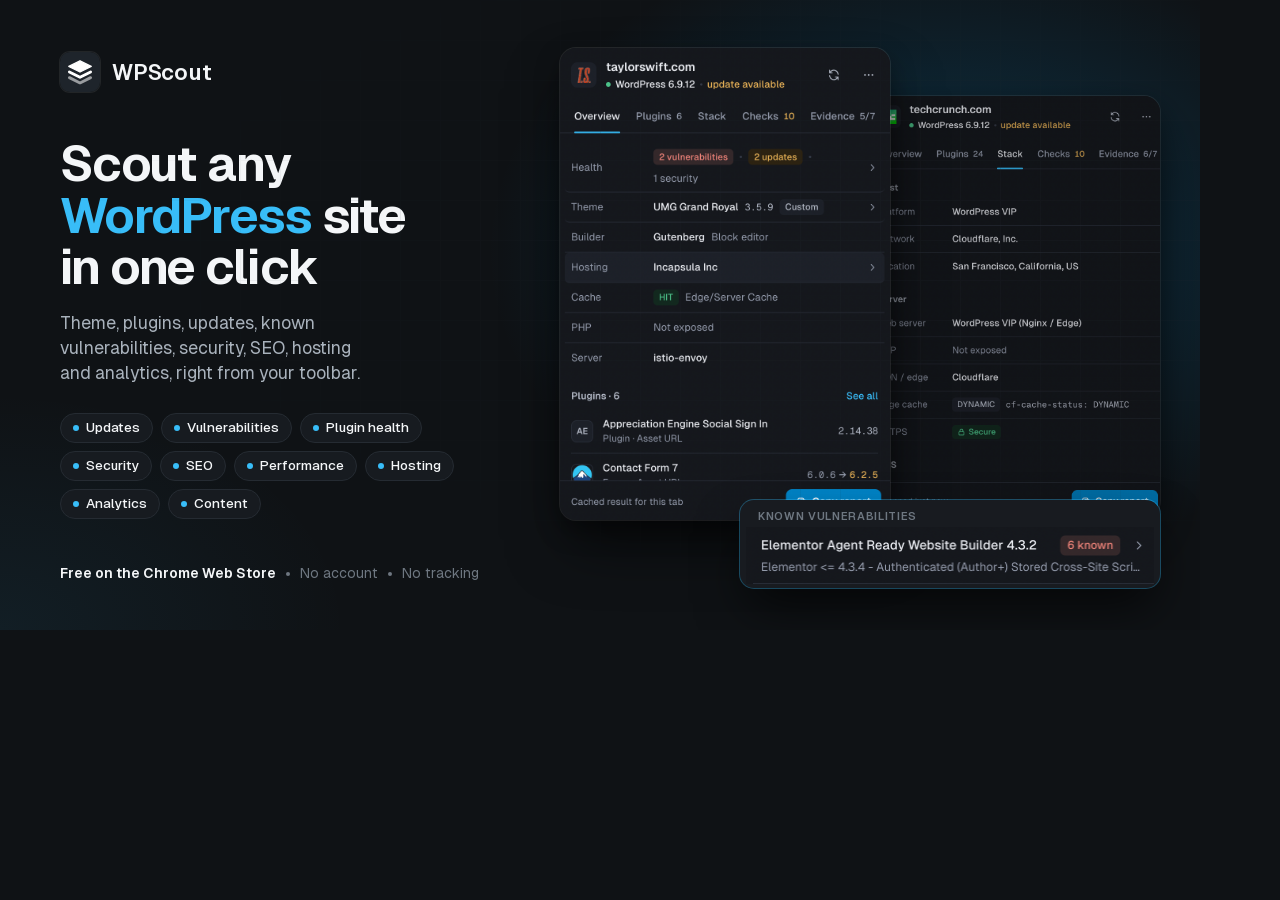
<file: store/source/social/showcase.html>
<!doctype html>
<html lang="en">
<head>
<meta charset="utf-8">
<title>WPScout showcase banner</title>
<style>
@font-face { font-family: Geist; src: url(../../../popup/fonts/Geist-Variable.woff2) format("woff2"); font-weight: 100 900; }
:root { --bg: #0F1215; --card: #171B20; --line: #252B32; --ink: #F4F6F8; --ink2: #A9B2BC; --ink3: #6E7781; --blue: #38BDF8; }
* { box-sizing: border-box; margin: 0; }
html, body { background: var(--bg); }
body { font-family: Geist, system-ui, sans-serif; color: var(--ink); -webkit-font-smoothing: antialiased; }
.c { position: relative; overflow: hidden; background: var(--bg); }
.c::before { content: ""; position: absolute; inset: 0; background:
  radial-gradient(640px 460px at 78% 40%, rgba(2,132,199,.30), transparent 70%),
  radial-gradient(500px 340px at 0% 100%, rgba(56,189,248,.07), transparent 70%); }
.c::after { content: ""; position: absolute; inset: 0; background-image: linear-gradient(var(--line) 1px, transparent 1px), linear-gradient(90deg, var(--line) 1px, transparent 1px); background-size: 40px 40px; opacity: .16; mask-image: radial-gradient(ellipse at 75% 40%, #000 10%, transparent 70%); }
.brand { display: flex; align-items: center; gap: 12px; font-weight: 600; letter-spacing: -.01em; }
.brand svg { display: block; border-radius: 10px; box-shadow: 0 0 0 1px rgba(255,255,255,.08); }
h1 { font-weight: 650; letter-spacing: -.035em; line-height: 1.03; text-wrap: balance; }
h1 em { font-style: normal; color: var(--blue); }
.sub { color: var(--ink2); line-height: 1.45; text-wrap: balance; }
.chips { display: flex; flex-wrap: wrap; gap: 8px; }
.chip { display: inline-flex; align-items: center; gap: 7px; height: 30px; padding: 0 12px; border-radius: 999px; background: var(--card); border: 1px solid var(--line); font-size: 13.5px; font-weight: 500; color: var(--ink); white-space: nowrap; }
.chip::before { content: ""; width: 6px; height: 6px; border-radius: 50%; background: var(--blue); }
.cta { display: inline-flex; align-items: center; gap: 10px; font-size: 14px; color: var(--ink3); }
.cta b { color: var(--ink); font-weight: 600; }
.dot { width: 4px; height: 4px; border-radius: 50%; background: var(--ink3); }

.shot { position: absolute; border-radius: 16px; overflow: hidden; background: #181B20;
  box-shadow: 0 0 0 1px rgba(255,255,255,.09), 0 30px 60px -10px rgba(0,0,0,.65), 0 10px 24px rgba(0,0,0,.35); }
.shot img { display: block; width: 100%; }
.shot.back { filter: brightness(.82); }
.blur { position: absolute; backdrop-filter: blur(9px); -webkit-backdrop-filter: blur(9px); background: rgba(24,27,32,.25); border-radius: 8px; }
.label { position: absolute; font-size: 12px; font-weight: 600; letter-spacing: .06em; text-transform: uppercase; color: var(--blue); display: flex; align-items: center; gap: 8px; }
.label::before { content: ""; width: 16px; height: 1px; background: var(--blue); opacity: .6; }
.callout { position: absolute; z-index: 5; border-radius: 14px; overflow: hidden; background: #181B20; padding: 10px 6px 4px;
  box-shadow: 0 0 0 1px rgba(56,189,248,.35), 0 24px 50px -8px rgba(0,0,0,.7); }
.callout .h { font-size: 11px; font-weight: 600; letter-spacing: .06em; text-transform: uppercase; color: var(--ink3); padding: 0 12px 4px; }
.callout img { display: block; width: 100%; }

/* 1200 × 630 */
.wide { width: 1200px; height: 630px; }
.wide .left { position: absolute; left: 60px; top: 52px; width: 430px; height: 530px; display: flex; flex-direction: column; }
.wide .brand { font-size: 22px; }
.wide h1 { font-size: 50px; margin-top: 46px; }
.wide .sub { font-size: 17.5px; margin-top: 18px; }
.wide .chips { margin-top: 26px; }
.wide .cta { margin-top: auto; }

/* 1080 × 1080 */
.sq { width: 1080px; height: 1080px; }
.sq .left { position: absolute; left: 72px; top: 68px; right: 72px; display: flex; flex-direction: column; align-items: flex-start; }
.sq .brand { font-size: 26px; }
.sq h1 { font-size: 66px; margin-top: 44px; max-width: 900px; }
.sq .sub { font-size: 21px; margin-top: 16px; max-width: 820px; }
.sq .chips { margin-top: 22px; max-width: 940px; }
.sq .chip { height: 34px; font-size: 15.5px; padding: 0 14px; }
.sq .cta { position: absolute; left: 72px; bottom: 52px; font-size: 17px; z-index: 5; }
.sq .fade { position: absolute; left: 0; right: 0; bottom: 0; height: 240px; background: linear-gradient(rgba(15,18,21,0), rgba(15,18,21,.85) 45%, var(--bg) 75%); z-index: 4; }
</style>
</head>
<body>
<div id="root"></div>
<script>
const sq = location.search.includes('square');
const logo = (s) => `<svg width="${s}" height="${s}" viewBox="0 0 128 128"><rect width="128" height="128" rx="28" fill="#1E242B"/><g transform="translate(0 4)"><path d="M64 24 100 42 64 60 28 42Z" fill="#fff" stroke="#fff" stroke-width="4" stroke-linejoin="round"/><path d="M30 60 64 77 98 60" fill="none" stroke="#fff" stroke-width="9" stroke-linecap="round" stroke-linejoin="round"/><path d="M30 78 64 95 98 78" fill="none" stroke="rgba(255,255,255,.55)" stroke-width="9" stroke-linecap="round" stroke-linejoin="round"/></g></svg>`;
const chips = sq ? ['Updates', 'Vulnerabilities', 'Plugin health', 'Security', 'SEO', 'Performance', 'Hosting and CDN', 'Analytics', 'Content stats', 'Tech stack']
  : ['Updates', 'Vulnerabilities', 'Plugin health', 'Security', 'SEO', 'Performance', 'Hosting', 'Analytics', 'Content'];
// A screen: src, x, y, width (px). Overview gets its site name and logo blurred (image is 830 px wide).
function shot(src, x, y, w, cls = '', blur = false) {
  const k = w / 830;
  const b = blur ? `<div class="blur" style="left:${28*k}px;top:${30*k}px;width:${70*k}px;height:${70*k}px"></div><div class="blur" style="left:${110*k}px;top:${24*k}px;width:${214*k}px;height:${48*k}px"></div>` : '';
  return `<div class="shot ${cls}" style="left:${x}px;top:${y}px;width:${w}px"><img src="screens/${src}">${b}</div>`;
}
const callout = (src, title, x, y, w) => `<div class="callout" style="left:${x}px;top:${y}px;width:${w}px"><div class="h">${title}</div><img src="screens/${src}"></div>`;
const label = (t, x, y) => `<div class="label" style="left:${x}px;top:${y}px">${t}</div>`;
const left = `<div class="left">
  <div class="brand">${logo(sq ? 48 : 40)}WPScout</div>
  <h1>Scout any <em>WordPress</em> site in one click</h1>
  <p class="sub">Theme, plugins, updates, known vulnerabilities, security, SEO, hosting and analytics, right from your toolbar.</p>
  <div class="chips">${chips.map((c) => `<span class="chip">${c}</span>`).join('')}</div>
  ${sq ? '' : '<div class="cta"><b>Free on the Chrome Web Store</b><span class="dot"></span>No account<span class="dot"></span>No tracking</div>'}
</div>`;
document.getElementById('root').innerHTML = sq
  ? `<div class="c sq">${left}
      ${shot('c18.png', 64, 590, 310, 'back')}
      ${shot('c21.png', 706, 590, 310, 'back')}
      ${shot('c22.png', 320, 520, 440)}
      ${callout('vulns-elementor.png', 'Known vulnerabilities', 580, 800, 450)}
      <div class="fade"></div>
      <div class="cta"><b>Free on the Chrome Web Store</b><span class="dot"></span>No account<span class="dot"></span>No tracking</div>
    </div>`
  : `<div class="c wide">${left}
      ${shot('c21.png', 870, 96, 290, 'back')}
      ${shot('c22.png', 560, 48, 330)}
      ${callout('vulns-elementor.png', 'Known vulnerabilities', 740, 500, 420)}
    </div>`;
</script>
</body>
</html>
</file>
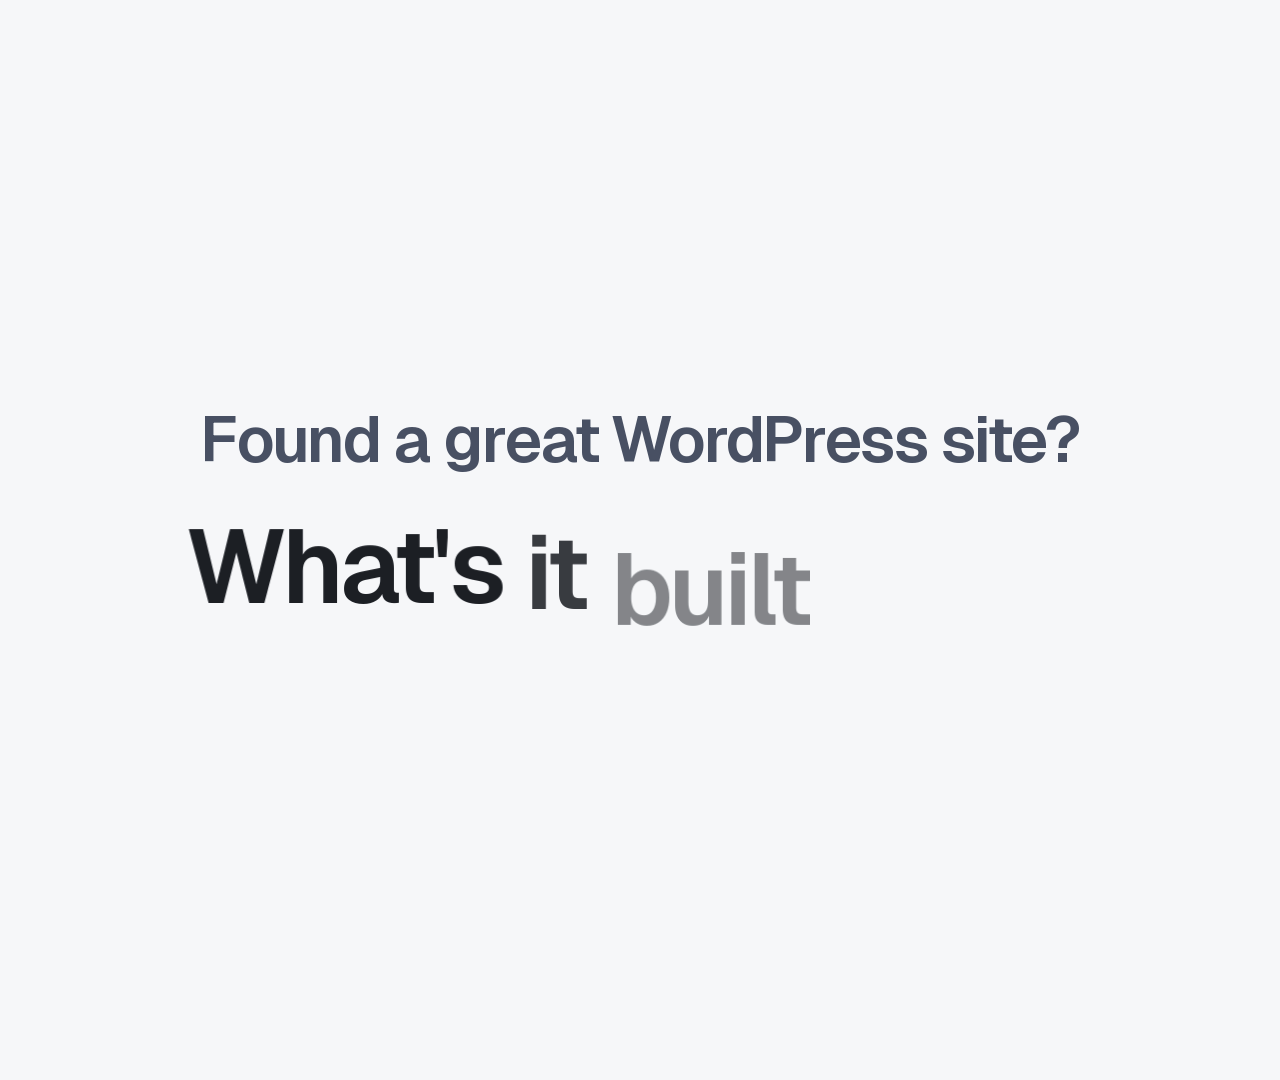
<file: store/source/video/promo.html>
<!doctype html>
<html><head><meta charset="utf-8">
<title>WPScout promo</title>
<!--
  WPScout promo video, 1920 × 1080. Every frame is a pure function of time:
  open this file and call window.seek(seconds), or add ?t=12.5 to the URL.
  Rendered to MP4 by render.mjs in this folder.
-->
<style>
@font-face { font-family: Geist; src: url("../store-template/fonts/Geist-Variable.woff2") format("woff2"); font-weight: 100 900; }
@font-face { font-family: "Geist Mono"; src: url("../store-template/fonts/GeistMono-Variable.woff2") format("woff2"); font-weight: 100 900; }
* { box-sizing: border-box; margin: 0; }
html, body { width: 1920px; height: 1080px; overflow: hidden; }
body { font-family: Geist, sans-serif; background: #F6F7F9; -webkit-font-smoothing: antialiased; color: #12151B; }
#stage { position: absolute; inset: 0; overflow: hidden; }
#bgdark { position: absolute; inset: 0; background: #0C0E12; opacity: 0; }

/* intro text */
.intro { position: absolute; left: 0; right: 0; text-align: center; font-weight: 600; letter-spacing: -.035em; }
#i1 { top: 400px; font-size: 64px; color: #485063; }
#i2 { top: 500px; font-size: 104px; }
.w { display: inline-block; will-change: transform, opacity; }

/* browser */
#cam { position: absolute; inset: 0; transform-origin: 0 0; }
#win { position: absolute; left: 160px; top: 70px; width: 1600px; height: 940px; border-radius: 18px; overflow: hidden; background: #fff;
  box-shadow: 0 1px 2px rgba(18,21,27,.06), 0 40px 100px -24px rgba(18,21,27,.30); }
#bar { position: absolute; left: 0; right: 0; top: 0; height: 64px; background: #DEE1E6; display: flex; align-items: center; gap: 14px; padding: 0 16px 0 22px; }
.dots { display: flex; gap: 9px; margin-right: 10px; }
.dots i { width: 13px; height: 13px; border-radius: 50%; background: #F25F58; }
.dots i:nth-child(2) { background: #FBBE2E; } .dots i:nth-child(3) { background: #3BC840; }
#omni { flex: 1; height: 40px; border-radius: 20px; background: #fff; display: flex; align-items: center; padding: 0 20px; font-size: 18px; color: #3C4043; }
#omni .lock { width: 14px; height: 14px; margin-right: 12px; opacity: .55; }
#caret { display: inline-block; width: 2px; height: 22px; background: #1A73E8; margin-left: 1px; }
#ext { position: relative; width: 40px; height: 40px; border-radius: 50%; display: grid; place-items: center; }
#ext img { position: absolute; width: 20px; height: 20px; left: 10px; top: 10px; }
#badge { position: absolute; right: -4px; bottom: 0; min-width: 22px; height: 17px; padding: 0 5px; border-radius: 5px; background: #14171B; color: #fff;
  font: 700 12px/17px Geist, sans-serif; text-align: center; box-shadow: 0 0 0 2px #DEE1E6; }
#page { position: absolute; left: 0; right: 0; top: 64px; bottom: 0; background: #fff; padding: 64px 120px; }
.sk { background: #EEF0F3; border-radius: 10px; }
#veil { position: absolute; left: 0; right: 0; top: 64px; bottom: 0; background: #fff; }

/* popup */
#pop { position: absolute; left: 1180px; top: 134px; width: 560px; height: 800px; border-radius: 14px; overflow: hidden; background: #fff;
  transform-origin: 92% 0; box-shadow: 0 0 0 1px rgba(18,21,27,.08), 0 30px 80px -20px rgba(18,21,27,.35); }
#pop img { position: absolute; inset: 0; width: 560px; height: 800px; }
.hl { position: absolute; border: 3px solid #0284C7; border-radius: 12px; box-shadow: 0 0 0 6px rgba(2,132,199,.15); opacity: 0; }

/* captions */
.cap { position: absolute; left: 260px; top: 380px; width: 820px; opacity: 0; }
.cap .k { font: 500 20px/1 "Geist Mono", monospace; letter-spacing: .04em; text-transform: uppercase; color: #0284C7; margin-bottom: 26px; }
.cap h2 { font-size: 76px; line-height: 1.04; letter-spacing: -.04em; font-weight: 600; max-width: 13ch; text-wrap: balance; }
.cap p { margin-top: 26px; font-size: 26px; line-height: 1.45; color: #485063; max-width: 32ch; }
.cap.dk h2 { color: #ECEEF3; } .cap.dk p { color: #AEB4C2; } .cap.dk .k { color: #38BDF8; }

/* cursor + click ring */
#cur { position: absolute; left: 0; top: 0; width: 30px; height: 30px; filter: drop-shadow(0 2px 3px rgba(0,0,0,.3)); }
#ring { position: absolute; width: 56px; height: 56px; margin: -28px 0 0 -28px; border-radius: 50%; border: 3px solid #0284C7; opacity: 0; }

/* end card */
#end { position: absolute; inset: 0; display: grid; place-items: center; text-align: center; }
#end .in { display: flex; flex-direction: column; align-items: center; }
#logo { width: 168px; height: 168px; border-radius: 22%; box-shadow: 0 30px 70px -20px rgba(18,21,27,.45); }
#name { margin-top: 34px; font-size: 96px; font-weight: 650; letter-spacing: -.045em; }
#tag { margin-top: 8px; font-size: 40px; letter-spacing: -.025em; color: #485063; }
#cta { margin-top: 52px; display: flex; align-items: center; gap: 14px; height: 76px; padding: 0 36px; border-radius: 38px; background: #0369A1; color: #fff; font-size: 28px; font-weight: 550; }
#cta svg { width: 30px; height: 30px; }
#url { margin-top: 24px; font: 500 24px/1 "Geist Mono", monospace; color: #646B7D; }
</style></head>
<body><div id="stage">
  <div id="bgdark"></div>

  <div id="i1" class="intro"></div>
  <div id="i2" class="intro"></div>

  <div id="cam">
    <div id="win">
      <div id="bar">
        <div class="dots"><i></i><i></i><i></i></div>
        <div id="omni"><svg class="lock" viewBox="0 0 24 24" fill="none" stroke="#3C4043" stroke-width="2.4"><rect x="5" y="11" width="14" height="10" rx="2"/><path d="M8 11V8a4 4 0 0 1 8 0v3"/></svg><span id="url-t"></span><span id="caret"></span></div>
        <div id="ext"><img id="icDim" src="../dim-32.svg"><img id="icOn" src="../active-32.svg"><span id="badge">13</span></div>
      </div>
      <div id="page">
        <div class="sk" style="width:220px;height:28px"></div>
        <div style="display:flex;gap:28px;margin-top:-28px;margin-left:900px"><div class="sk" style="width:80px;height:16px;margin-top:6px"></div><div class="sk" style="width:80px;height:16px;margin-top:6px"></div><div class="sk" style="width:80px;height:16px;margin-top:6px"></div><div class="sk" style="width:80px;height:16px;margin-top:6px"></div></div>
        <div class="sk" style="width:780px;height:64px;margin-top:110px"></div>
        <div class="sk" style="width:560px;height:64px;margin-top:18px"></div>
        <div class="sk" style="width:640px;height:18px;margin-top:40px"></div>
        <div class="sk" style="width:520px;height:18px;margin-top:14px"></div>
        <div style="display:grid;grid-template-columns:repeat(3,1fr);gap:28px;margin-top:70px">
          <div class="sk" style="height:300px"></div><div class="sk" style="height:300px"></div><div class="sk" style="height:300px"></div>
        </div>
      </div>
      <div id="veil"></div>
    </div>

    <div id="pop">
      <img id="p0" src="../store-template/pop/overview.png">
      <img id="p1" src="../store-template/pop/plugins.png">
      <img id="p2" src="../store-template/pop/stack.png">
      <img id="p3" src="../store-template/pop/checks2.png">
      <img id="p4" src="../store-template/pop/dark-overview.png">
      <div class="hl" id="h0" style="left:68px;top:42px;width:340px;height:40px"></div>
      <div class="hl" id="h1" style="left:414px;top:288px;width:134px;height:48px"></div>
      <div class="hl" id="h3" style="left:8px;top:596px;width:544px;height:48px"></div>
    </div>
  </div>

  <div class="cap" id="c0"><div class="k">One click</div><h2>Is it WordPress? What's it built with?</h2><p>Version, theme, page builder and host, the moment you open it.</p></div>
  <div class="cap" id="c1"><div class="k">Plugins</div><h2>Every plugin, with its version</h2><p>See which ones have an update waiting on WordPress.org.</p></div>
  <div class="cap" id="c2"><div class="k">Stack</div><h2>Hosting, DNS and the tech stack</h2><p>Server, cache, IP and nameservers, content counts, analytics tags.</p></div>
  <div class="cap" id="c3"><div class="k">Checks</div><h2>Security and SEO in one tab</h2><p>Exposed users, missing headers, outdated plugins and more.</p></div>
  <div class="cap dk" id="c4"><div class="k">Themes</div><h2>Light or dark, your call</h2><p>Follows your system, or pick one from the menu.</p></div>

  <div id="end"><div class="in">
    <img id="logo" src="../logo.svg">
    <div id="name">WPScout</div>
    <div id="tag">See how any WordPress site is built</div>
    <div id="cta"><svg viewBox="0 0 24 24" fill="none" stroke="#fff" stroke-width="2.2" stroke-linecap="round" stroke-linejoin="round"><circle cx="12" cy="12" r="9.5"/><circle cx="12" cy="12" r="4"/><path d="M12 8h9M8.5 14 4 6.5M15.5 14 11 21.5"/></svg>Add it from the Chrome Web Store</div>
    <div id="url">parag.xyz/WPScout</div>
  </div></div>

  <svg id="cur" viewBox="0 0 24 24"><path d="M5 2.5v17.2l4.6-4.4 3 6.6 3-1.4-3-6.4h6.3Z" fill="#12151B" stroke="#fff" stroke-width="1.6" stroke-linejoin="round"/></svg>
  <div id="ring"></div>
</div>

<script>
const DURATION = 32;
const $ = (id) => document.getElementById(id);
const clamp = (x, a = 0, b = 1) => Math.min(b, Math.max(a, x));
const prog = (t, a, b) => clamp((t - a) / (b - a));
const lerp = (a, b, p) => a + (b - a) * p;
const outCubic = (p) => 1 - Math.pow(1 - p, 3);
const outQuint = (p) => 1 - Math.pow(1 - p, 5);
const inOut = (p) => p < .5 ? 4 * p * p * p : 1 - Math.pow(-2 * p + 2, 3) / 2;
const outBack = (p) => { const c = 1.5; return 1 + (c + 1) * Math.pow(p - 1, 3) + c * Math.pow(p - 1, 2); };
// fade in over [a, a+d], out over [b-d, b]
const window_ = (t, a, b, d = .45) => Math.min(outCubic(prog(t, a, a + d)), 1 - inOut(prog(t, b - d, b)));
const mix = (c1, c2, p) => { const h = (c) => c.match(/\w\w/g).map((x) => parseInt(x, 16)); const A = h(c1), B = h(c2);
  return `rgb(${A.map((v, i) => Math.round(lerp(v, B[i], p))).join(',')})`; };

// split intro lines into words once
const words = (el, text) => { el.innerHTML = text.split(' ').map((w) => `<span class="w">${w}</span>`).join(' '); return [...el.children]; };
const W1 = words($('i1'), 'Found a great WordPress site?');
const W2 = words($('i2'), "What's it built with?");

// Timeline (seconds)
const URL_TEXT = 'wordpress.org/news';
const TYPE = [4.4, 5.6];
const ICON_ON = 6.15;
const OPEN = 7.35;
const CLICKS = [ // cursor path: [time to arrive, x, y, click?]
  [3.9, 980, 1140, false], [6.4, 980, 760, false], [7.15, 1724, 108, true],     // to extension icon
  [9.6, 1724, 108, false], [11.7, 1356, 252, true],                             // Plugins tab
  [15.4, 1356, 252, false], [15.95, 1450, 252, true],                           // Stack tab
  [19.4, 1450, 252, false], [19.95, 1545, 252, true],                           // Checks tab
  [23.4, 1545, 252, false], [24.2, 1700, 520, false],
];
const SCREENS = [[0, 0], [1, 11.75], [2, 16.0], [3, 20.0], [4, 24.0]]; // popup image, from
const CAPS = [[0, 8.1, 11.45], [1, 12.15, 15.55], [2, 16.3, 19.55], [3, 20.3, 23.55], [4, 24.35, 27.0]];
const HL = [['h0', 8.9, 11.4], ['h1', 13.0, 15.5], ['h3', 21.2, 23.5]];
const DARK = [23.7, 24.5];
const END = 27.0;

function cursorAt(t) {
  if (t <= CLICKS[0][0]) return { x: CLICKS[0][1], y: CLICKS[0][2] };
  for (let i = 1; i < CLICKS.length; i++) {
    const [t1, x1, y1] = CLICKS[i], [t0, x0, y0] = CLICKS[i - 1];
    if (t <= t1) { const p = inOut(prog(t, t0, t1)); return { x: lerp(x0, x1, p), y: lerp(y0, y1, p) }; }
  }
  const l = CLICKS[CLICKS.length - 1]; return { x: l[1], y: l[2] };
}

function seek(t) {
  // ---- intro
  const introOut = inOut(prog(t, 3.0, 3.6));
  W1.forEach((w, i) => { const p = outCubic(prog(t, .25 + i * .09, .85 + i * .09));
    w.style.opacity = p * (1 - introOut); w.style.transform = `translateY(${(1 - p) * 30 - introOut * 40}px)`; });
  W2.forEach((w, i) => { const p = outQuint(prog(t, 1.2 + i * .12, 1.9 + i * .12));
    w.style.opacity = p * (1 - introOut); w.style.transform = `translateY(${(1 - p) * 50 - introOut * 40}px) scale(${lerp(.94, 1, p)})`; });

  // ---- browser window entrance + camera
  const enter = outQuint(prog(t, 3.25, 4.35));
  const endOut = inOut(prog(t, END, END + .8));
  const camScale = 1 - .06 * endOut;
  $('cam').style.opacity = enter * (1 - endOut);
  $('cam').style.transform = `translateY(${(1 - enter) * 700 + endOut * 60}px) scale(${camScale})`;
  $('cam').style.transformOrigin = '960px 540px';

  // ---- url typing
  const n = Math.round(prog(t, TYPE[0], TYPE[1]) * URL_TEXT.length);
  $('url-t').textContent = URL_TEXT.slice(0, n);
  $('caret').style.opacity = (t < TYPE[1] + .3 && (t < TYPE[0] || t < TYPE[1] || Math.floor(t * 2.5) % 2 === 0)) && t > 3.6 ? 1 : 0;

  // page loads after "enter"
  const load = outCubic(prog(t, 5.75, 6.25));
  // veil: white until page loads, then dims the page under captions
  const dimIn = outCubic(prog(t, 7.7, 8.3));
  $('veil').style.background = 'rgba(255,255,255,' + Math.max(1 - load, .82 * dimIn).toFixed(3) + ')';

  // ---- extension icon
  const on = prog(t, ICON_ON, ICON_ON + .25);
  $('icOn').style.opacity = on; $('icDim').style.opacity = 1 - on;
  const bp = prog(t, ICON_ON + .1, ICON_ON + .55);
  $('badge').style.opacity = bp > 0 ? 1 : 0;
  $('badge').style.transform = `scale(${bp > 0 ? outBack(bp) : 0})`;
  const hover = t > 7.0 && t < OPEN + .4;
  $('ext').style.background = hover ? 'rgba(0,0,0,.10)' : 'transparent';

  // ---- dark mode colours
  const dk = inOut(prog(t, DARK[0], DARK[1]));
  $('bgdark').style.opacity = dk;
  $('win').style.background = mix('ffffff', '202124', dk);
  $('page').style.background = mix('ffffff', '202124', dk);
  $('bar').style.background = mix('DEE1E6', '35363A', dk);
  $('omni').style.background = mix('ffffff', '202124', dk);
  $('omni').style.color = mix('3C4043', 'E8EAED', dk);
  $('badge').style.boxShadow = `0 0 0 2px ${mix('DEE1E6', '35363A', dk)}`;
  document.querySelectorAll('.sk').forEach((s) => s.style.background = mix('EEF0F3', '2C2E33', dk));
  if (dk > 0) $('veil').style.background = `rgba(${Math.round(lerp(255, 12, dk))},${Math.round(lerp(255, 14, dk))},${Math.round(lerp(255, 18, dk))},.86)`;
  $('pop').style.background = mix('ffffff', '15171C', dk);

  // ---- popup
  const po = outQuint(prog(t, OPEN, OPEN + .5));
  $('pop').style.opacity = clamp(po * 1.6);
  $('pop').style.transform = `translateY(${(1 - po) * -14}px) scale(${lerp(.94, 1, po)})`;
  // images are stacked in order, so each later screen simply fades in over the earlier ones
  SCREENS.forEach(([i, from]) => {
    $('p' + i).style.opacity = i === 0 ? 1 : outCubic(prog(t, from, from + (i === 4 ? .7 : .22)));
  });
  HL.forEach(([id, a, b]) => { const w = window_(t, a, b, .35); $(id).style.opacity = w; $(id).style.transform = `scale(${lerp(1.04, 1, outCubic(prog(t, a, a + .35)))})`; });

  // ---- captions
  CAPS.forEach(([i, a, b]) => { const pin = outQuint(prog(t, a, a + .6)), pout = inOut(prog(t, b - .4, b));
    const el = $('c' + i); el.style.opacity = Math.min(pin, 1 - pout);
    el.style.transform = `translateY(${(1 - pin) * 36 - pout * 24}px)`; });

  // ---- cursor
  const c = cursorAt(t);
  const curVis = Math.min(outCubic(prog(t, 3.9, 4.4)), 1 - outCubic(prog(t, 24.3, 24.8)));
  let press = 0;
  CLICKS.forEach(([ct, , , click]) => { if (click) press = Math.max(press, 1 - Math.abs(t - (ct + .12)) / .12); });
  $('cur').style.opacity = clamp(curVis);
  $('cur').style.transform = `translate(${c.x - 7}px, ${c.y - 4}px) scale(${1 - .14 * clamp(press)})`;
  let ring = 0, rp = 0, rx = 0, ry = 0;
  CLICKS.forEach(([ct, x, y, click]) => { if (click && t >= ct + .1 && t < ct + .7) { rp = prog(t, ct + .1, ct + .7); ring = 1; rx = x; ry = y; } });
  $('ring').style.opacity = ring ? (1 - rp) * .9 : 0;
  $('ring').style.left = rx + 'px'; $('ring').style.top = ry + 'px';
  $('ring').style.transform = `scale(${lerp(.4, 1.5, outCubic(rp))})`;

  // ---- end card (light again)
  const lightBack = inOut(prog(t, END, END + .8));
  if (lightBack > 0) $('bgdark').style.opacity = dk * (1 - lightBack);
  const e = (a, d = .7) => outQuint(prog(t, END + a, END + a + d));
  const set = (id, p, dy = 30, s0 = 1) => { $(id).style.opacity = p; $(id).style.transform = `translateY(${(1 - p) * dy}px) scale(${lerp(s0, 1, p)})`; };
  $('end').style.display = t >= END ? 'grid' : 'none';
  const lp = prog(t, END + .5, END + 1.2);
  $('logo').style.opacity = clamp(lp * 2); $('logo').style.transform = `scale(${lp > 0 ? lerp(.6, 1, outBack(lp)) : .6}) rotate(${(1 - outCubic(lp)) * -8}deg)`;
  set('name', e(.8)); set('tag', e(1.0)); set('cta', e(1.4), 20, .96); set('url', e(1.7), 14);
}

window.seek = seek; window.DURATION = DURATION;
const qt = new URLSearchParams(location.search).get('t');
if (qt !== null) seek(parseFloat(qt));
else { // live preview loop
  const t0 = performance.now();
  const tick = () => { seek(((performance.now() - t0) / 1000) % DURATION); requestAnimationFrame(tick); };
  document.fonts.ready.then(tick);
}
</script>
</body></html>
</file>
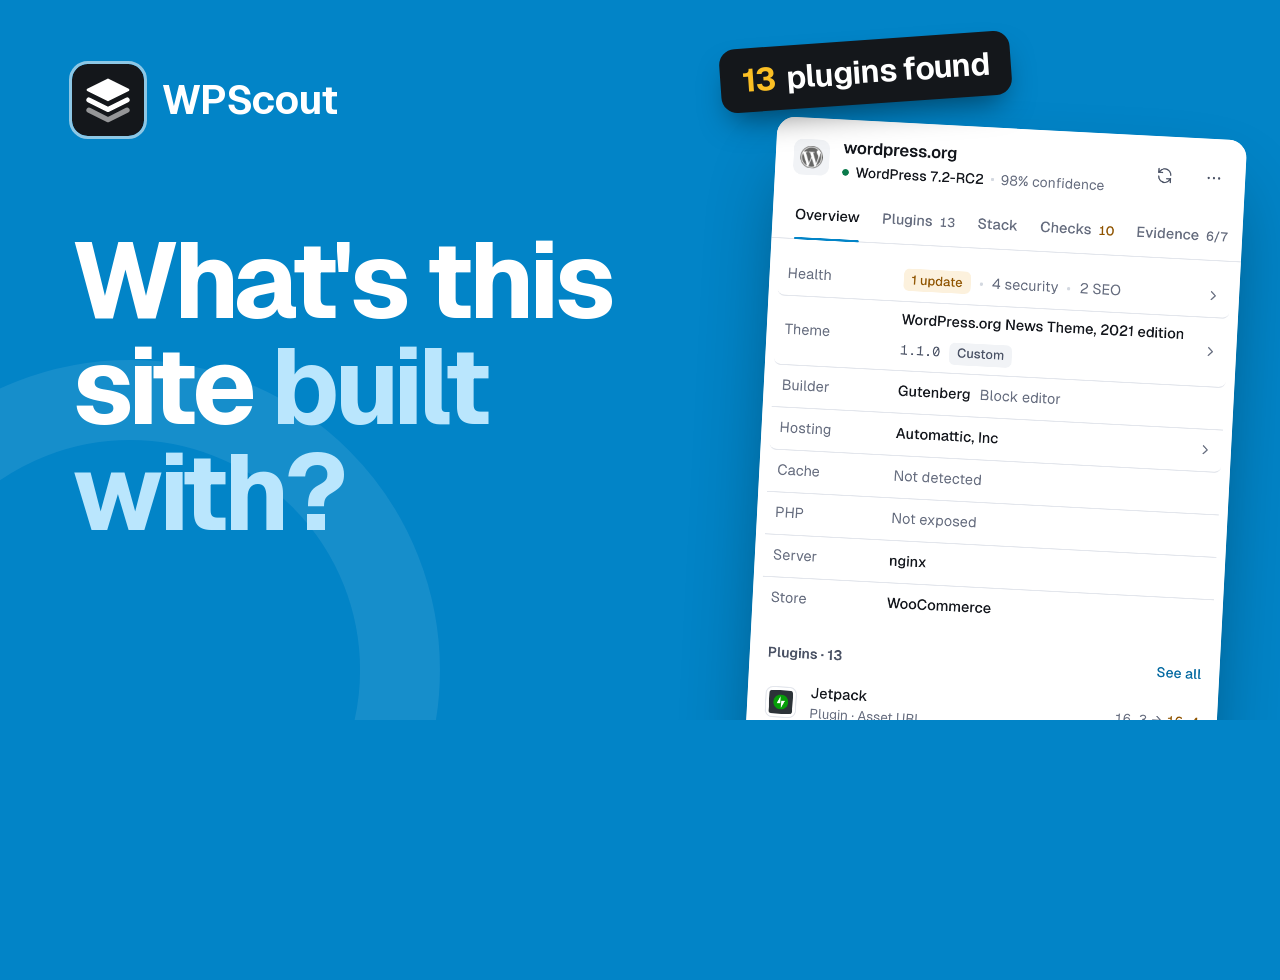
<file: store/source/video/thumbnail.html>
<!doctype html>
<html><head><meta charset="utf-8">
<title>WPScout thumbnail</title>
<!-- YouTube thumbnail, 1280 × 720 (captured at 2x, saved as JPEG under 2 MB). -->
<style>
@font-face { font-family: Geist; src: url("../store-template/fonts/Geist-Variable.woff2") format("woff2"); font-weight: 100 900; }
* { box-sizing: border-box; margin: 0; }
html, body { width: 1280px; height: 720px; overflow: hidden; }
body { font-family: Geist, sans-serif; -webkit-font-smoothing: antialiased; background: #0284C7; color: #fff; position: relative; }
.ring { position: absolute; left: -180px; bottom: -260px; width: 620px; height: 620px; border-radius: 50%; border: 80px solid rgba(255,255,255,.08); }
.brand { position: absolute; left: 72px; top: 64px; display: flex; align-items: center; gap: 18px; font-size: 40px; font-weight: 650; letter-spacing: -.03em; }
.brand img { width: 72px; height: 72px; border-radius: 22%; outline: 3px solid rgba(255,255,255,.55); }
h1 { position: absolute; left: 72px; top: 228px; font-size: 108px; line-height: .98; letter-spacing: -.05em; font-weight: 700; width: 640px; }
h1 em { font-style: normal; color: #BAE6FD; }
.pop { position: absolute; left: 760px; top: 128px; width: 470px; height: 671px; border-radius: 18px; overflow: hidden; transform: rotate(3deg);
  box-shadow: 0 40px 80px -20px rgba(0,0,0,.45); background: #fff; }
.pop img { width: 100%; display: block; }
.badge { position: absolute; left: 720px; top: 40px; height: 64px; padding: 0 22px; border-radius: 16px; background: #14171B; color: #fff; display: flex; align-items: center; gap: 10px;
  font-size: 32px; font-weight: 650; letter-spacing: -.02em; transform: rotate(-4deg); box-shadow: 0 16px 30px -10px rgba(0,0,0,.5); }
.badge b { color: #FBBF24; }
</style></head>
<body>
  <div class="ring"></div>
  <div class="brand"><img src="../logo.svg">WPScout</div>
  <h1>What's this site <em>built with?</em></h1>
  <div class="pop"><img src="../store-template/pop/overview.png"></div>
  <div class="badge"><b>13</b> plugins found</div>
</body></html>
</file>
<file: website/style.css>
/* ==========================================================================
   WPScout Modern Landing Page Stylesheet
   Modern, Developer-First, Clean Dark-Mode Aesthetics
   ========================================================================== */

:root {
  --bg-base: #080c14;
  --bg-surface: #0f172a;
  --bg-surface-elevated: #1e293b;
  --bg-card: rgba(15, 23, 42, 0.75);
  --border-subtle: rgba(255, 255, 255, 0.08);
  --border-active: rgba(56, 189, 248, 0.4);
  
  --text-primary: #f8fafc;
  --text-secondary: #94a3b8;
  --text-muted: #64748b;

  --accent-blue: #3b82f6;
  --accent-cyan: #06b6d4;
  --accent-emerald: #10b981;
  --accent-purple: #a855f7;
  --accent-amber: #f59e0b;
  
  --gradient-brand: linear-gradient(135deg, #38bdf8 0%, #3b82f6 50%, #818cf8 100%);
  --gradient-glow: radial-gradient(circle, rgba(56, 189, 248, 0.15) 0%, rgba(15, 23, 42, 0) 70%);

  --font-main: 'Plus Jakarta Sans', -apple-system, BlinkMacSystemFont, 'Segoe UI', Roboto, sans-serif;
  --font-mono: 'JetBrains Mono', monospace;

  --radius-sm: 8px;
  --radius-md: 14px;
  --radius-lg: 20px;
  --radius-xl: 28px;
  --radius-full: 9999px;

  --shadow-card: 0 10px 30px -5px rgba(0, 0, 0, 0.4), 0 0 0 1px var(--border-subtle);
  --shadow-glow: 0 0 35px -5px rgba(59, 130, 246, 0.4);
}

*, *::before, *::after {
  box-sizing: border-box;
  margin: 0;
  padding: 0;
}

html {
  scroll-behavior: smooth;
  font-family: var(--font-main);
  background-color: var(--bg-base);
  color: var(--text-primary);
  line-height: 1.6;
  -webkit-font-smoothing: antialiased;
}

body {
  position: relative;
  overflow-x: hidden;
  min-height: 100vh;
}

/* Background Atmosphere */
.bg-mesh {
  position: fixed;
  top: 0;
  left: 0;
  right: 0;
  bottom: 0;
  pointer-events: none;
  z-index: 0;
  overflow: hidden;
}

.glow {
  position: absolute;
  border-radius: 50%;
  filter: blur(140px);
  opacity: 0.45;
}

.glow-1 {
  top: -10%;
  left: 20%;
  width: 650px;
  height: 650px;
  background: radial-gradient(circle, #2563eb, transparent 70%);
}

.glow-2 {
  top: 35%;
  right: -5%;
  width: 550px;
  height: 550px;
  background: radial-gradient(circle, #0284c7, transparent 70%);
}

.glow-3 {
  bottom: 10%;
  left: -5%;
  width: 600px;
  height: 600px;
  background: radial-gradient(circle, #7c3aed, transparent 70%);
}

.grid-overlay {
  position: fixed;
  top: 0;
  left: 0;
  right: 0;
  bottom: 0;
  background-image: 
    linear-gradient(to right, rgba(255, 255, 255, 0.02) 1px, transparent 1px),
    linear-gradient(to bottom, rgba(255, 255, 255, 0.02) 1px, transparent 1px);
  background-size: 48px 48px;
  pointer-events: none;
  z-index: 1;
}

.container {
  width: 100%;
  max-width: 1200px;
  margin: 0 auto;
  padding: 0 24px;
  position: relative;
  z-index: 2;
}

/* Typography & Helpers */
.gradient-text {
  background: var(--gradient-brand);
  -webkit-background-clip: text;
  -webkit-text-fill-color: transparent;
}

.text-center {
  text-align: center;
}

.glass-card {
  background: var(--bg-card);
  backdrop-filter: blur(16px);
  -webkit-backdrop-filter: blur(16px);
  border: 1px solid var(--border-subtle);
  border-radius: var(--radius-lg);
  box-shadow: var(--shadow-card);
  transition: transform 0.25s ease, border-color 0.25s ease, box-shadow 0.25s ease;
}

.glass-card:hover {
  border-color: rgba(255, 255, 255, 0.16);
  transform: translateY(-2px);
}

/* Announcement Bar */
.announcement-bar {
  background: linear-gradient(90deg, #1e1b4b, #0f172a, #172554);
  border-bottom: 1px solid rgba(255, 255, 255, 0.08);
  font-size: 13px;
  padding: 8px 0;
  position: relative;
  z-index: 20;
}

.announcement-inner {
  display: flex;
  align-items: center;
  justify-content: center;
  gap: 12px;
  flex-wrap: wrap;
}

.badge-pill {
  background: rgba(56, 189, 248, 0.2);
  color: #38bdf8;
  border: 1px solid rgba(56, 189, 248, 0.3);
  padding: 2px 8px;
  border-radius: var(--radius-full);
  font-weight: 700;
  font-size: 11px;
  text-transform: uppercase;
}

.announcement-text {
  color: #e2e8f0;
}

.announcement-link {
  color: #38bdf8;
  font-weight: 600;
  text-decoration: none;
  transition: color 0.15s ease;
}

.announcement-link:hover {
  color: #7dd3fc;
  text-decoration: underline;
}

/* Header & Nav */
.site-header {
  position: sticky;
  top: 0;
  z-index: 100;
  background: rgba(8, 12, 20, 0.85);
  backdrop-filter: blur(20px);
  -webkit-backdrop-filter: blur(20px);
  border-bottom: 1px solid var(--border-subtle);
  padding: 14px 0;
}

.header-inner {
  display: flex;
  align-items: center;
  justify-content: space-between;
}

.brand-link {
  display: flex;
  align-items: center;
  gap: 12px;
  text-decoration: none;
  color: inherit;
}

.brand-icon-box {
  width: 40px;
  height: 40px;
  border-radius: 10px;
  background: linear-gradient(135deg, rgba(56, 189, 248, 0.15), rgba(37, 99, 235, 0.25));
  border: 1px solid rgba(56, 189, 248, 0.3);
  display: flex;
  align-items: center;
  justify-content: center;
}

.brand-logo {
  border-radius: 6px;
}

.brand-text {
  display: flex;
  flex-direction: column;
}

.brand-name {
  font-size: 18px;
  font-weight: 800;
  letter-spacing: -0.5px;
  color: #ffffff;
}

.brand-version {
  font-size: 11px;
  color: var(--accent-cyan);
  font-family: var(--font-mono);
  font-weight: 600;
}

.nav-links {
  display: flex;
  align-items: center;
  gap: 28px;
}

.nav-links a {
  text-decoration: none;
  color: var(--text-secondary);
  font-size: 14px;
  font-weight: 500;
  transition: color 0.2s ease;
}

.nav-links a:hover {
  color: #ffffff;
}

.header-actions {
  display: flex;
  align-items: center;
  gap: 12px;
}

/* Theme Toggle Button */
.theme-toggle-btn {
  background: rgba(255, 255, 255, 0.06);
  border: 1px solid var(--border-subtle);
  color: #94a3b8;
  width: 38px;
  height: 38px;
  border-radius: var(--radius-full);
  display: flex;
  align-items: center;
  justify-content: center;
  cursor: pointer;
  transition: all 0.2s cubic-bezier(0.16, 1, 0.3, 1);
  padding: 0;
}

.theme-toggle-btn:hover {
  background: rgba(255, 255, 255, 0.12);
  color: #ffffff;
  transform: translateY(-2px);
  border-color: rgba(255, 255, 255, 0.2);
}

.theme-icon-sun {
  display: block;
}

.theme-icon-moon {
  display: none;
}

/* Buttons */
.btn {
  display: inline-flex;
  align-items: center;
  justify-content: center;
  gap: 10px;
  border-radius: var(--radius-full);
  font-family: var(--font-main);
  font-weight: 600;
  text-decoration: none;
  cursor: pointer;
  transition: all 0.2s cubic-bezier(0.16, 1, 0.3, 1);
  border: none;
}

.btn-sm {
  padding: 8px 18px;
  font-size: 13px;
}

.btn-lg {
  padding: 14px 28px;
  font-size: 15px;
}

.btn-xl {
  padding: 18px 36px;
  font-size: 16px;
}

.btn-primary {
  background: linear-gradient(135deg, #0284c7 0%, #2563eb 100%);
  color: #ffffff;
  box-shadow: 0 4px 18px rgba(37, 99, 235, 0.35);
  border: 1px solid rgba(255, 255, 255, 0.2);
}

.btn-primary:hover {
  background: linear-gradient(135deg, #0369a1 0%, #1d4ed8 100%);
  transform: translateY(-2px);
  box-shadow: 0 8px 24px rgba(37, 99, 235, 0.5);
  color: #ffffff;
}

.btn-secondary {
  background: rgba(255, 255, 255, 0.05);
  color: #f1f5f9;
  border: 1px solid var(--border-subtle);
  backdrop-filter: blur(10px);
}

.btn-secondary:hover {
  background: rgba(255, 255, 255, 0.1);
  color: #ffffff;
  border-color: rgba(255, 255, 255, 0.2);
  transform: translateY(-2px);
}

.btn-text-wrap {
  display: flex;
  flex-direction: column;
  text-align: left;
  line-height: 1.25;
}

.btn-main-text {
  font-weight: 700;
  font-size: 15px;
}

.btn-sub-text {
  font-size: 11px;
  opacity: 0.85;
  font-weight: 400;
}

.pulse-glow {
  animation: pulse-glow-anim 3s infinite ease-in-out;
}

@keyframes pulse-glow-anim {
  0%, 100% {
    box-shadow: 0 4px 20px rgba(37, 99, 235, 0.4);
  }
  50% {
    box-shadow: 0 6px 30px rgba(56, 189, 248, 0.65);
  }
}

/* Hero Section */
.hero-section {
  padding: 80px 0 60px 0;
  text-align: center;
}

.hero-inner {
  max-width: 960px;
}

.hero-badge {
  display: inline-flex;
  align-items: center;
  gap: 8px;
  padding: 6px 16px;
  background: rgba(30, 41, 59, 0.7);
  border: 1px solid rgba(255, 255, 255, 0.1);
  border-radius: var(--radius-full);
  font-size: 13px;
  color: #cbd5e1;
  margin-bottom: 24px;
}

.pulse-dot {
  width: 8px;
  height: 8px;
  border-radius: 50%;
  background: #10b981;
  box-shadow: 0 0 10px #10b981;
}

.star-rating {
  color: #fbbf24;
  font-weight: 600;
}

.badge-separator {
  color: var(--text-muted);
}

.hero-title {
  font-size: clamp(38px, 6vw, 62px);
  font-weight: 800;
  line-height: 1.15;
  letter-spacing: -1.5px;
  margin-bottom: 22px;
  color: #ffffff;
}

.hero-subtitle {
  font-size: clamp(16px, 2.5vw, 19px);
  color: var(--text-secondary);
  line-height: 1.6;
  max-width: 740px;
  margin: 0 auto 36px auto;
}

.hero-cta-group {
  display: flex;
  align-items: center;
  justify-content: center;
  gap: 16px;
  flex-wrap: wrap;
  margin-bottom: 36px;
}

.hero-trust-row {
  display: flex;
  align-items: center;
  justify-content: center;
  gap: 24px;
  flex-wrap: wrap;
  margin-bottom: 60px;
  font-size: 13px;
  color: #94a3b8;
}

.trust-item {
  display: flex;
  align-items: center;
  gap: 6px;
}

/* Browser Mockup Showcase */
.hero-visual-frame {
  margin: 0 auto;
  max-width: 980px;
  background: #0f172a;
  border-radius: var(--radius-xl);
  border: 1px solid rgba(255, 255, 255, 0.12);
  box-shadow: 0 25px 60px -15px rgba(0, 0, 0, 0.8), 0 0 40px rgba(56, 189, 248, 0.15);
  overflow: hidden;
  position: relative;
}

.browser-chrome-bar {
  background: #090e17;
  padding: 12px 18px;
  display: flex;
  align-items: center;
  justify-content: space-between;
  border-bottom: 1px solid rgba(255, 255, 255, 0.08);
}

.traffic-lights {
  display: flex;
  gap: 8px;
}

.traffic-lights .light {
  width: 12px;
  height: 12px;
  border-radius: 50%;
}

.light.red { background: #ef4444; }
.light.yellow { background: #eab308; }
.light.green { background: #22c55e; }

.mock-address-bar {
  background: #1e293b;
  border: 1px solid rgba(255, 255, 255, 0.08);
  border-radius: var(--radius-full);
  padding: 6px 18px;
  display: flex;
  align-items: center;
  gap: 10px;
  font-size: 13px;
  color: #cbd5e1;
  font-family: var(--font-mono);
  max-width: 440px;
  width: 100%;
}

.mock-badge {
  background: rgba(16, 185, 129, 0.15);
  color: #34d399;
  font-size: 11px;
  font-weight: 600;
  padding: 2px 8px;
  border-radius: var(--radius-full);
  margin-left: auto;
}

.ext-icon-active {
  display: flex;
  align-items: center;
  justify-content: center;
  width: 32px;
  height: 32px;
  border-radius: 8px;
  background: rgba(37, 99, 235, 0.3);
  border: 1px solid rgba(56, 189, 248, 0.4);
}

.hero-image-wrap {
  position: relative;
  overflow: hidden;
  background: #0b1120;
}

.hero-image {
  width: 100%;
  height: auto;
  display: block;
}

/* Floating Badges */
.floating-badge {
  position: absolute;
  padding: 10px 16px;
  display: flex;
  align-items: center;
  gap: 12px;
  font-size: 13px;
  z-index: 10;
  box-shadow: 0 10px 25px rgba(0, 0, 0, 0.6);
  pointer-events: none;
  animation: float-badge 4s infinite ease-in-out;
}

@keyframes float-badge {
  0%, 100% { transform: translateY(0); }
  50% { transform: translateY(-6px); }
}

.badge-top-left { top: 20px; left: 24px; animation-delay: 0s; }
.badge-top-right { top: 20px; right: 24px; animation-delay: 1.5s; }
.badge-bottom-left { bottom: 24px; left: 24px; animation-delay: 0.8s; }
.badge-bottom-right { bottom: 24px; right: 24px; animation-delay: 2.2s; }

.fb-icon {
  width: 34px;
  height: 34px;
  border-radius: 8px;
  display: flex;
  align-items: center;
  justify-content: center;
  font-size: 16px;
}

.fb-content {
  display: flex;
  flex-direction: column;
  text-align: left;
}

.fb-content strong {
  color: #ffffff;
  font-size: 13px;
}

.fb-content span {
  color: var(--text-secondary);
  font-size: 11px;
}

.bg-blue { background: rgba(37, 99, 235, 0.25); border: 1px solid rgba(56, 189, 248, 0.4); }
.bg-emerald { background: rgba(16, 185, 129, 0.25); border: 1px solid rgba(16, 185, 129, 0.4); }
.bg-purple { background: rgba(168, 85, 247, 0.25); border: 1px solid rgba(168, 85, 247, 0.4); }
.bg-amber { background: rgba(245, 158, 11, 0.25); border: 1px solid rgba(245, 158, 11, 0.4); }

/* Stats Section */
.stats-section {
  padding: 40px 0;
  border-top: 1px solid var(--border-subtle);
  border-bottom: 1px solid var(--border-subtle);
  background: rgba(15, 23, 42, 0.4);
}

.stats-grid {
  display: grid;
  grid-template-columns: repeat(auto-fit, minmax(220px, 1fr));
  gap: 24px;
}

.stat-card {
  text-align: center;
  padding: 16px;
}

.stat-num {
  font-size: 32px;
  font-weight: 800;
  color: #38bdf8;
  letter-spacing: -1px;
  margin-bottom: 4px;
}

.stat-label {
  font-size: 15px;
  font-weight: 700;
  color: #ffffff;
  margin-bottom: 4px;
}

.stat-sub {
  font-size: 12px;
  color: var(--text-muted);
}

/* Section Common */
.section {
  padding: 100px 0;
  position: relative;
}

.section-header {
  max-width: 680px;
  margin: 0 auto 60px auto;
}

.section-pill {
  display: inline-block;
  padding: 4px 14px;
  border-radius: var(--radius-full);
  background: rgba(56, 189, 248, 0.1);
  border: 1px solid rgba(56, 189, 248, 0.3);
  color: #38bdf8;
  font-size: 12px;
  font-weight: 700;
  text-transform: uppercase;
  letter-spacing: 0.5px;
  margin-bottom: 16px;
}

.section-title {
  font-size: clamp(28px, 4vw, 42px);
  font-weight: 800;
  line-height: 1.2;
  letter-spacing: -1px;
  color: #ffffff;
  margin-bottom: 16px;
}

.section-subtitle {
  font-size: 16px;
  color: var(--text-secondary);
  line-height: 1.6;
}

/* Features Grid */
.features-grid {
  display: grid;
  grid-template-columns: repeat(auto-fit, minmax(340px, 1fr));
  gap: 28px;
}

.feature-card {
  padding: 32px;
  position: relative;
}

.featured-glow {
  border-color: rgba(168, 85, 247, 0.4);
  box-shadow: 0 10px 30px rgba(168, 85, 247, 0.15);
}

.badge-flag {
  position: absolute;
  top: 20px;
  right: 20px;
  background: rgba(168, 85, 247, 0.2);
  color: #c084fc;
  border: 1px solid rgba(168, 85, 247, 0.4);
  font-size: 11px;
  font-weight: 700;
  padding: 2px 10px;
  border-radius: var(--radius-full);
}

.feature-icon {
  width: 48px;
  height: 48px;
  border-radius: var(--radius-md);
  display: flex;
  align-items: center;
  justify-content: center;
  margin-bottom: 22px;
}

.bg-blue-subtle { background: rgba(59, 130, 246, 0.15); border: 1px solid rgba(59, 130, 246, 0.25); }
.bg-purple-subtle { background: rgba(168, 85, 247, 0.15); border: 1px solid rgba(168, 85, 247, 0.25); }
.bg-emerald-subtle { background: rgba(16, 185, 129, 0.15); border: 1px solid rgba(16, 185, 129, 0.25); }
.bg-amber-subtle { background: rgba(245, 158, 11, 0.15); border: 1px solid rgba(245, 158, 11, 0.25); }
.bg-sky-subtle { background: rgba(14, 165, 233, 0.15); border: 1px solid rgba(14, 165, 233, 0.25); }
.bg-rose-subtle { background: rgba(244, 63, 94, 0.15); border: 1px solid rgba(244, 63, 94, 0.25); }

.feature-heading {
  font-size: 20px;
  font-weight: 700;
  color: #ffffff;
  margin-bottom: 12px;
}

.feature-desc {
  font-size: 14px;
  color: var(--text-secondary);
  line-height: 1.6;
  margin-bottom: 20px;
}

.feature-bullets {
  list-style: none;
  display: flex;
  flex-direction: column;
  gap: 8px;
  font-size: 13px;
  color: #cbd5e1;
}

.feature-bullets li {
  position: relative;
  padding-left: 20px;
}

.feature-bullets li::before {
  content: "→";
  position: absolute;
  left: 0;
  color: var(--accent-cyan);
  font-weight: bold;
}

/* Demo Simulator Section */
.demo-section {
  background: radial-gradient(ellipse at center, rgba(30, 41, 59, 0.5) 0%, rgba(8, 12, 20, 0.8) 100%);
}

.demo-wrapper {
  max-width: 900px;
  margin: 0 auto;
  padding: 32px;
}

.demo-controls {
  display: flex;
  align-items: center;
  justify-content: space-between;
  margin-bottom: 24px;
  flex-wrap: wrap;
  gap: 16px;
}

.demo-label {
  font-size: 14px;
  font-weight: 600;
  color: var(--text-secondary);
}

.demo-buttons {
  display: flex;
  gap: 8px;
  flex-wrap: wrap;
}

.demo-btn {
  background: rgba(30, 41, 59, 0.8);
  color: #94a3b8;
  border: 1px solid var(--border-subtle);
  border-radius: var(--radius-full);
  padding: 6px 14px;
  font-size: 13px;
  font-weight: 600;
  cursor: pointer;
  transition: all 0.2s ease;
  font-family: var(--font-mono);
}

.demo-btn:hover {
  background: #334155;
  color: #ffffff;
}

.demo-btn.active {
  background: #0284c7;
  color: #ffffff;
  border-color: #38bdf8;
  box-shadow: 0 0 15px rgba(2, 132, 199, 0.5);
}

.simulator-window {
  background: #0b1120;
  border: 1px solid rgba(255, 255, 255, 0.1);
  border-radius: var(--radius-md);
  overflow: hidden;
  box-shadow: 0 15px 35px rgba(0, 0, 0, 0.5);
}

.sim-header {
  background: #090e1a;
  padding: 14px 20px;
  display: flex;
  align-items: center;
  justify-content: space-between;
  border-bottom: 1px solid rgba(255, 255, 255, 0.08);
  flex-wrap: wrap;
  gap: 12px;
}

.sim-brand {
  display: flex;
  align-items: center;
  gap: 10px;
}

.sim-title {
  font-weight: 800;
  font-size: 15px;
  color: #ffffff;
}

.status-pill {
  font-size: 11px;
  font-weight: 700;
  padding: 3px 8px;
  border-radius: var(--radius-full);
}

.status-wp {
  background: rgba(16, 185, 129, 0.15);
  color: #34d399;
  border: 1px solid rgba(16, 185, 129, 0.3);
}

.status-nonwp {
  background: rgba(239, 68, 68, 0.15);
  color: #f87171;
  border: 1px solid rgba(239, 68, 68, 0.3);
}

.sim-url {
  font-family: var(--font-mono);
  font-size: 13px;
  color: #38bdf8;
}

.sim-btn-copy {
  display: flex;
  align-items: center;
  gap: 6px;
  background: rgba(255, 255, 255, 0.06);
  border: 1px solid var(--border-subtle);
  color: #cbd5e1;
  padding: 5px 12px;
  border-radius: var(--radius-sm);
  font-size: 12px;
  font-weight: 600;
  cursor: pointer;
  transition: all 0.2s ease;
}

.sim-btn-copy:hover {
  background: rgba(255, 255, 255, 0.12);
  color: #ffffff;
}

.sim-body {
  padding: 24px;
}

/* Simulator Output Grid */
.sim-grid {
  display: grid;
  grid-template-columns: repeat(auto-fit, minmax(260px, 1fr));
  gap: 16px;
}

.sim-card {
  background: #111827;
  border: 1px solid rgba(255, 255, 255, 0.06);
  border-radius: var(--radius-sm);
  padding: 16px;
}

.sim-card-header {
  font-size: 12px;
  color: var(--text-muted);
  text-transform: uppercase;
  font-weight: 700;
  letter-spacing: 0.5px;
  margin-bottom: 10px;
  display: flex;
  align-items: center;
  justify-content: space-between;
}

.sim-val-row {
  display: flex;
  align-items: center;
  justify-content: space-between;
  margin-bottom: 6px;
  font-size: 13px;
}

.sim-key {
  color: var(--text-secondary);
}

.sim-val {
  color: #ffffff;
  font-weight: 600;
  font-family: var(--font-mono);
  font-size: 12px;
}

.sim-tag {
  background: #1e293b;
  padding: 2px 6px;
  border-radius: 4px;
}

.sim-tag.hit {
  background: rgba(16, 185, 129, 0.2);
  color: #34d399;
}

.sim-tag.dynamic {
  background: rgba(245, 158, 11, 0.2);
  color: #fbbf24;
}

.sim-plugins-list {
  display: flex;
  flex-wrap: wrap;
  gap: 6px;
  margin-top: 8px;
}

.sim-plugin-pill {
  background: rgba(56, 189, 248, 0.1);
  color: #7dd3fc;
  border: 1px solid rgba(56, 189, 248, 0.25);
  border-radius: var(--radius-full);
  padding: 3px 10px;
  font-size: 11px;
  font-weight: 600;
}

/* Gallery Section */
.gallery-tabs {
  display: flex;
  align-items: center;
  justify-content: center;
  gap: 12px;
  margin-bottom: 28px;
  flex-wrap: wrap;
}

.gallery-tab-btn {
  background: rgba(15, 23, 42, 0.6);
  border: 1px solid var(--border-subtle);
  color: var(--text-secondary);
  padding: 10px 20px;
  border-radius: var(--radius-full);
  font-size: 14px;
  font-weight: 600;
  cursor: pointer;
  transition: all 0.2s ease;
  font-family: var(--font-main);
}

.gallery-tab-btn:hover {
  color: #ffffff;
  background: rgba(30, 41, 59, 0.8);
}

.gallery-tab-btn.active {
  background: #0284c7;
  color: #ffffff;
  border-color: #38bdf8;
  box-shadow: 0 4px 15px rgba(2, 132, 199, 0.4);
}

.gallery-display {
  padding: 16px;
  max-width: 980px;
  margin: 0 auto;
}

.gallery-slide {
  display: none;
  animation: fadeIn 0.3s ease-in-out;
}

.gallery-slide.active {
  display: block;
}

.gallery-slide img {
  width: 100%;
  height: auto;
  border-radius: var(--radius-md);
  display: block;
}

.gallery-caption {
  margin-top: 14px;
  font-size: 14px;
  color: #cbd5e1;
  text-align: center;
}

@keyframes fadeIn {
  from { opacity: 0; transform: translateY(6px); }
  to { opacity: 1; transform: translateY(0); }
}

/* Comparison Table */
.table-responsive {
  overflow-x: auto;
  border-radius: var(--radius-lg);
  padding: 1px;
}

.comparison-table {
  width: 100%;
  border-collapse: collapse;
  text-align: left;
  font-size: 14px;
}

.comparison-table th,
.comparison-table td {
  padding: 18px 24px;
  border-bottom: 1px solid rgba(255, 255, 255, 0.06);
}

.comparison-table th {
  background: rgba(15, 23, 42, 0.9);
  color: #ffffff;
  font-weight: 700;
  font-size: 15px;
}

.comparison-table .col-highlight {
  background: rgba(37, 99, 235, 0.08);
  border-left: 1px solid rgba(56, 189, 248, 0.2);
  border-right: 1px solid rgba(56, 189, 248, 0.2);
}

.th-brand {
  display: flex;
  align-items: center;
  gap: 8px;
  color: #38bdf8;
  font-weight: 800;
}

.check-yes {
  color: #34d399;
  font-weight: 700;
}

.check-no {
  color: #f87171;
  opacity: 0.8;
}

.check-partial {
  color: #fbbf24;
}

/* Privacy Box */
.privacy-box {
  padding: 56px;
  background: linear-gradient(135deg, rgba(15, 23, 42, 0.9) 0%, rgba(30, 27, 75, 0.4) 100%);
  border: 1px solid rgba(168, 85, 247, 0.3);
}

.privacy-content {
  max-width: 860px;
  margin: 0 auto;
  text-align: center;
}

.privacy-lead {
  font-size: 17px;
  color: var(--text-secondary);
  line-height: 1.6;
  margin-bottom: 40px;
}

.privacy-features-grid {
  display: grid;
  grid-template-columns: repeat(auto-fit, minmax(240px, 1fr));
  gap: 24px;
  text-align: left;
}

.priv-card {
  background: rgba(15, 23, 42, 0.6);
  border: 1px solid rgba(255, 255, 255, 0.08);
  border-radius: var(--radius-md);
  padding: 24px;
}

.priv-icon {
  font-size: 26px;
  margin-bottom: 12px;
}

.priv-card h4 {
  font-size: 16px;
  font-weight: 700;
  color: #ffffff;
  margin-bottom: 8px;
}

.priv-card p {
  font-size: 13px;
  color: var(--text-secondary);
  line-height: 1.5;
}

/* FAQ Accordion */
.faq-container {
  max-width: 800px;
}

.faq-list {
  display: flex;
  flex-direction: column;
  gap: 14px;
}

.faq-item {
  border-radius: var(--radius-md);
  overflow: hidden;
}

.faq-question {
  width: 100%;
  padding: 20px 24px;
  background: transparent;
  border: none;
  display: flex;
  align-items: center;
  justify-content: space-between;
  text-align: left;
  font-size: 16px;
  font-weight: 700;
  color: #ffffff;
  cursor: pointer;
  font-family: var(--font-main);
}

.faq-toggle {
  font-size: 22px;
  color: #38bdf8;
  font-weight: 400;
  transition: transform 0.2s ease;
}

.faq-item.active .faq-toggle {
  transform: rotate(45deg);
}

.faq-answer {
  max-height: 0;
  overflow: hidden;
  transition: max-height 0.3s ease;
  padding: 0 24px;
}

.faq-item.active .faq-answer {
  max-height: 250px;
  padding-bottom: 20px;
}

.faq-answer p {
  font-size: 14px;
  color: var(--text-secondary);
  line-height: 1.6;
}

/* CTA Section */
.cta-section {
  padding: 80px 0 100px 0;
}

.cta-card {
  max-width: 880px;
  margin: 0 auto;
  padding: 64px 32px;
  position: relative;
  overflow: hidden;
  border: 1px solid rgba(56, 189, 248, 0.3);
  background: linear-gradient(180deg, rgba(15, 23, 42, 0.95) 0%, rgba(14, 165, 233, 0.1) 100%);
}

.cta-glow {
  position: absolute;
  top: -50%;
  left: 50%;
  transform: translateX(-50%);
  width: 500px;
  height: 500px;
  background: radial-gradient(circle, rgba(56, 189, 248, 0.25) 0%, transparent 70%);
  pointer-events: none;
}

.cta-logo {
  border-radius: 20px;
  margin-bottom: 24px;
  box-shadow: 0 10px 25px rgba(0, 0, 0, 0.4);
}

.cta-title {
  font-size: clamp(30px, 5vw, 44px);
  font-weight: 800;
  color: #ffffff;
  letter-spacing: -1px;
  margin-bottom: 16px;
}

.cta-subtitle {
  font-size: 17px;
  color: var(--text-secondary);
  max-width: 600px;
  margin: 0 auto 36px auto;
  line-height: 1.6;
}

.cta-button-wrap {
  display: flex;
  justify-content: center;
  margin-bottom: 24px;
}

.cta-notes {
  display: flex;
  align-items: center;
  justify-content: center;
  gap: 12px;
  font-size: 13px;
  color: #94a3b8;
}

/* Footer */
.site-footer {
  border-top: 1px solid var(--border-subtle);
  background: #060911;
  padding: 48px 0 32px 0;
  font-size: 14px;
  color: var(--text-muted);
}

.footer-inner {
  display: flex;
  flex-direction: column;
  gap: 32px;
}

.footer-left {
  display: flex;
  flex-direction: column;
  gap: 8px;
}

.footer-brand {
  display: flex;
  align-items: center;
  gap: 10px;
}

.footer-brand-title {
  font-weight: 800;
  color: #ffffff;
  font-size: 17px;
}

.footer-tagline {
  color: var(--text-secondary);
  font-size: 14px;
}

.footer-links {
  display: flex;
  gap: 24px;
  flex-wrap: wrap;
}

.footer-links a {
  color: var(--text-secondary);
  text-decoration: none;
  transition: color 0.2s ease;
}

.footer-links a:hover {
  color: #38bdf8;
}

.footer-bottom {
  border-top: 1px solid rgba(255, 255, 255, 0.05);
  padding-top: 24px;
  display: flex;
  justify-content: space-between;
  align-items: center;
  flex-wrap: wrap;
  gap: 12px;
  font-size: 13px;
}

.footer-bottom a {
  color: #38bdf8;
  text-decoration: none;
}

/* Responsive adjustments */
@media (max-width: 900px) {
  .nav-links {
    display: none;
  }

  .floating-badge {
    display: none;
  }
}

@media (max-width: 640px) {
  .container {
    padding: 0 16px;
  }

  .hero-section {
    padding: 50px 0 40px 0;
  }

  .demo-wrapper {
    padding: 16px;
  }

  .sim-header {
    flex-direction: column;
    align-items: flex-start;
  }

  .privacy-box {
    padding: 32px 18px;
  }

  .cta-card {
    padding: 40px 20px;
  }
}

/* ==========================================================================
   Light Theme Customizations
   ========================================================================== */

[data-theme="light"] {
  --bg-base: #f8fafc;
  --bg-surface: #ffffff;
  --bg-surface-elevated: #ffffff;
  --bg-card: rgba(255, 255, 255, 0.88);
  --border-subtle: rgba(15, 23, 42, 0.08);
  --border-active: rgba(2, 132, 199, 0.5);
  
  --text-primary: #0f172a;
  --text-secondary: #475569;
  --text-muted: #64748b;

  --shadow-card: 0 10px 25px -5px rgba(0, 0, 0, 0.05), 0 0 0 1px var(--border-subtle);
  --shadow-glow: 0 0 35px -5px rgba(59, 130, 246, 0.2);
}

[data-theme="light"] .bg-mesh .glow-1 {
  background: radial-gradient(circle, rgba(14, 165, 233, 0.18), transparent 70%);
}

[data-theme="light"] .bg-mesh .glow-2 {
  background: radial-gradient(circle, rgba(99, 102, 241, 0.15), transparent 70%);
}

[data-theme="light"] .bg-mesh .glow-3 {
  background: radial-gradient(circle, rgba(168, 85, 247, 0.15), transparent 70%);
}

[data-theme="light"] .grid-overlay {
  background-image: 
    linear-gradient(to right, rgba(0, 0, 0, 0.03) 1px, transparent 1px),
    linear-gradient(to bottom, rgba(0, 0, 0, 0.03) 1px, transparent 1px);
}

[data-theme="light"] .site-header {
  background: rgba(255, 255, 255, 0.9);
  border-bottom: 1px solid rgba(0, 0, 0, 0.08);
}

[data-theme="light"] .brand-name {
  color: #0f172a;
}

[data-theme="light"] .nav-links a {
  color: #475569;
}

[data-theme="light"] .nav-links a:hover {
  color: #0284c7;
}

[data-theme="light"] .announcement-bar {
  background: linear-gradient(90deg, #e0e7ff, #f8fafc, #e0f2fe);
  border-bottom: 1px solid rgba(0, 0, 0, 0.06);
}

[data-theme="light"] .announcement-text {
  color: #1e293b;
}

[data-theme="light"] .theme-icon-sun {
  display: none;
}

[data-theme="light"] .theme-icon-moon {
  display: block;
}

[data-theme="light"] .theme-toggle-btn {
  background: #ffffff;
  border-color: rgba(0, 0, 0, 0.1);
  color: #475569;
  box-shadow: 0 2px 6px rgba(0, 0, 0, 0.04);
}

[data-theme="light"] .theme-toggle-btn:hover {
  background: #f1f5f9;
  color: #0f172a;
  border-color: rgba(0, 0, 0, 0.2);
}

[data-theme="light"] .hero-title,
[data-theme="light"] .section-title,
[data-theme="light"] .feature-heading,
[data-theme="light"] .cta-title,
[data-theme="light"] .footer-brand-title,
[data-theme="light"] .faq-question,
[data-theme="light"] .priv-card h4,
[data-theme="light"] .stat-label {
  color: #0f172a;
}

[data-theme="light"] .hero-badge {
  background: rgba(255, 255, 255, 0.9);
  border-color: rgba(0, 0, 0, 0.08);
  color: #334155;
}

[data-theme="light"] .stats-section {
  background: rgba(241, 245, 249, 0.7);
  border-color: rgba(0, 0, 0, 0.06);
}

[data-theme="light"] .feature-bullets {
  color: #334155;
}

[data-theme="light"] .btn-secondary {
  background: #ffffff;
  color: #0f172a;
  border-color: rgba(0, 0, 0, 0.12);
  box-shadow: 0 2px 8px rgba(0, 0, 0, 0.04);
}

[data-theme="light"] .btn-secondary:hover {
  background: #f8fafc;
  border-color: rgba(0, 0, 0, 0.25);
  color: #0f172a;
}

[data-theme="light"] .hero-visual-frame {
  background: #ffffff;
  border-color: rgba(0, 0, 0, 0.1);
  box-shadow: 0 20px 50px -10px rgba(0, 0, 0, 0.12);
}

[data-theme="light"] .browser-chrome-bar {
  background: #f1f5f9;
  border-bottom-color: rgba(0, 0, 0, 0.08);
}

[data-theme="light"] .mock-address-bar {
  background: #ffffff;
  color: #334155;
  border-color: rgba(0, 0, 0, 0.1);
}

[data-theme="light"] .floating-badge.glass-card {
  background: rgba(255, 255, 255, 0.95);
  border-color: rgba(0, 0, 0, 0.1);
  box-shadow: 0 10px 25px rgba(0, 0, 0, 0.08);
}

[data-theme="light"] .fb-content strong {
  color: #0f172a;
}

[data-theme="light"] .demo-section {
  background: radial-gradient(ellipse at center, rgba(241, 245, 249, 0.9) 0%, rgba(248, 250, 252, 1) 100%);
}

[data-theme="light"] .demo-btn {
  background: #ffffff;
  color: #475569;
  border-color: rgba(0, 0, 0, 0.1);
}

[data-theme="light"] .demo-btn:hover {
  background: #f1f5f9;
  color: #0f172a;
}

[data-theme="light"] .demo-btn.active {
  background: #0284c7;
  color: #ffffff;
}

[data-theme="light"] .simulator-window {
  background: #ffffff;
  border-color: rgba(0, 0, 0, 0.1);
}

[data-theme="light"] .sim-header {
  background: #f8fafc;
  border-bottom-color: rgba(0, 0, 0, 0.08);
}

[data-theme="light"] .sim-title {
  color: #0f172a;
}

[data-theme="light"] .sim-card {
  background: #f8fafc;
  border-color: rgba(0, 0, 0, 0.06);
}

[data-theme="light"] .sim-val {
  color: #0f172a;
}

[data-theme="light"] .sim-btn-copy {
  background: #ffffff;
  border-color: rgba(0, 0, 0, 0.12);
  color: #334155;
}

[data-theme="light"] .sim-btn-copy:hover {
  background: #f1f5f9;
  color: #0f172a;
}

[data-theme="light"] .gallery-tab-btn {
  background: #ffffff;
  color: #475569;
  border-color: rgba(0, 0, 0, 0.08);
}

[data-theme="light"] .gallery-tab-btn:hover {
  background: #f1f5f9;
  color: #0f172a;
}

[data-theme="light"] .gallery-tab-btn.active {
  background: #0284c7;
  color: #ffffff;
}

[data-theme="light"] .gallery-caption {
  color: #334155;
}

[data-theme="light"] .comparison-table th {
  background: #f1f5f9;
  color: #0f172a;
}

[data-theme="light"] .comparison-table td,
[data-theme="light"] .comparison-table th {
  border-bottom-color: rgba(0, 0, 0, 0.06);
}

[data-theme="light"] .comparison-table .col-highlight {
  background: rgba(37, 99, 235, 0.04);
}

[data-theme="light"] .privacy-box {
  background: linear-gradient(135deg, rgba(255, 255, 255, 0.98) 0%, rgba(243, 232, 255, 0.6) 100%);
  border-color: rgba(168, 85, 247, 0.2);
}

[data-theme="light"] .priv-card {
  background: #ffffff;
  border-color: rgba(0, 0, 0, 0.08);
  box-shadow: 0 4px 12px rgba(0, 0, 0, 0.03);
}

[data-theme="light"] .cta-card {
  background: linear-gradient(180deg, #ffffff 0%, rgba(224, 242, 254, 0.6) 100%);
  border-color: rgba(56, 189, 248, 0.3);
}

[data-theme="light"] .site-footer {
  background: #f1f5f9;
  border-top-color: rgba(0, 0, 0, 0.08);
  color: #64748b;
}

[data-theme="light"] .footer-bottom {
  border-top-color: rgba(0, 0, 0, 0.08);
}
</file>
